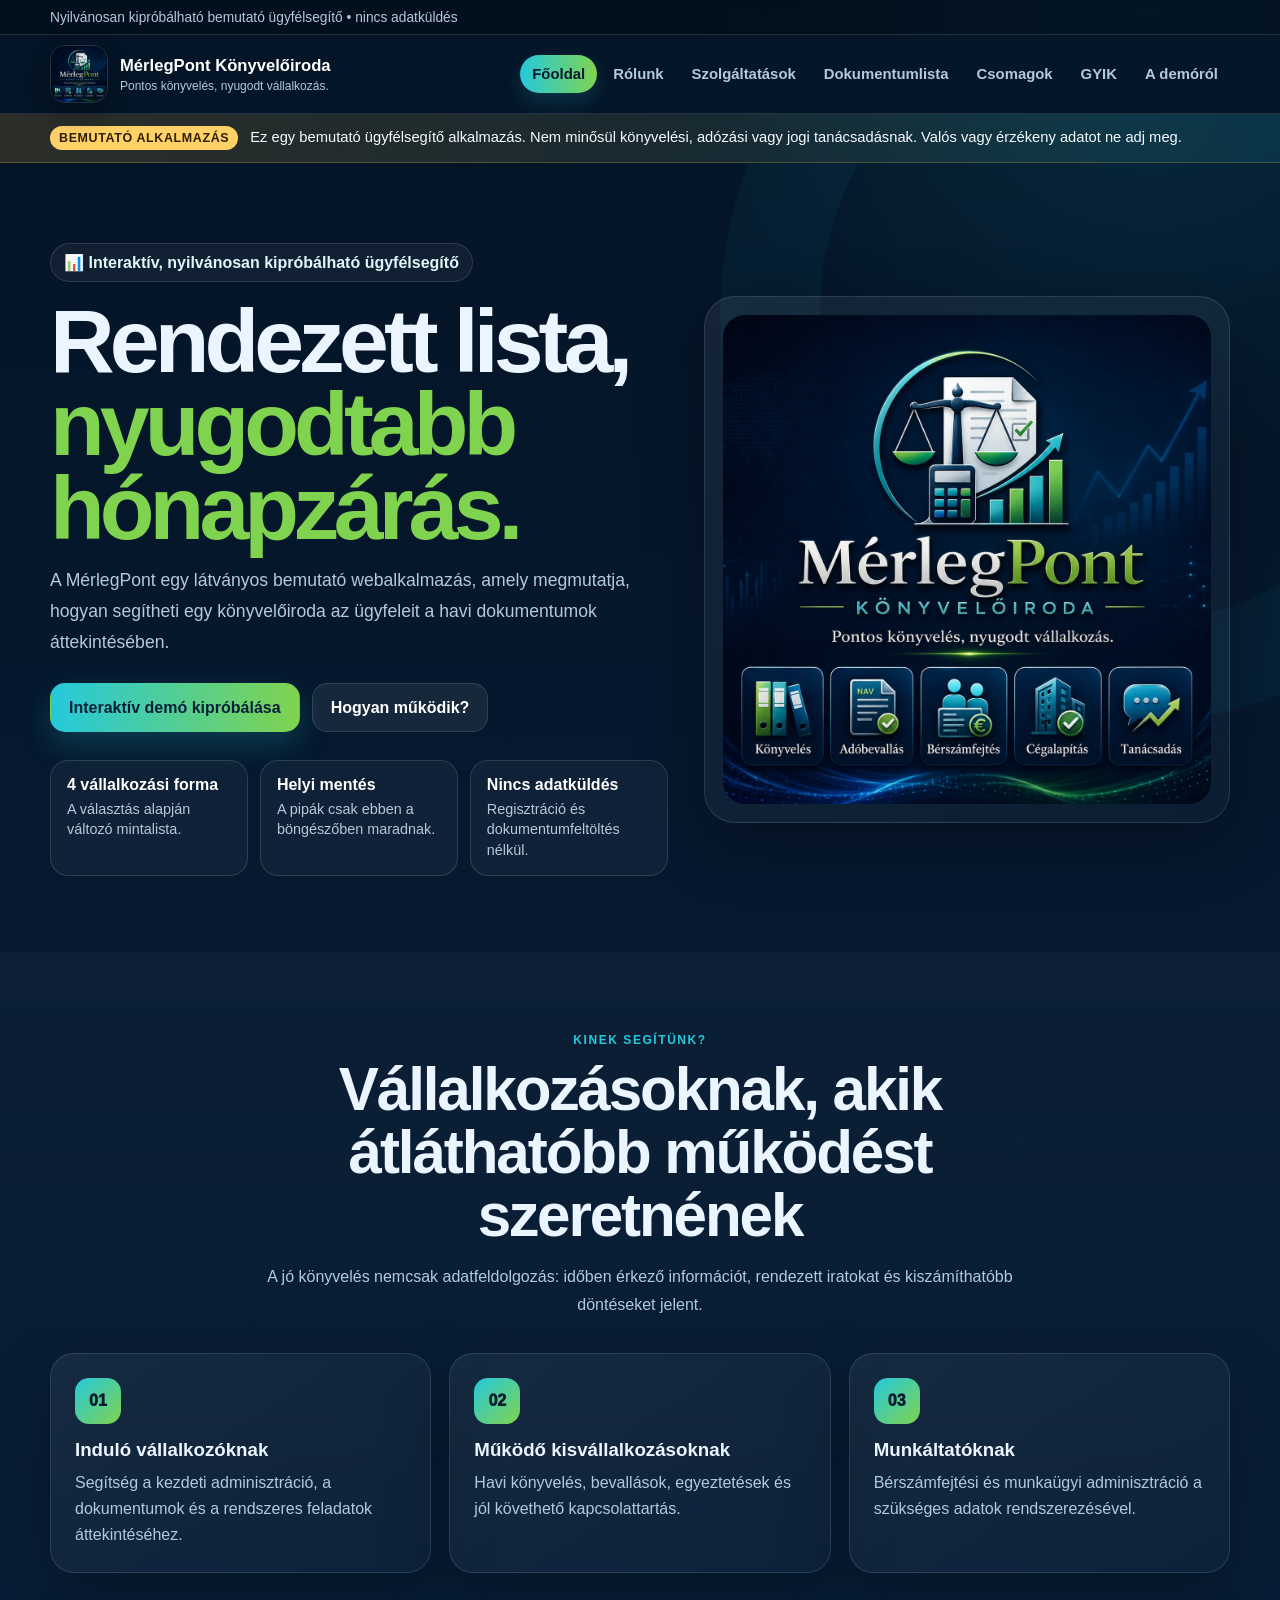
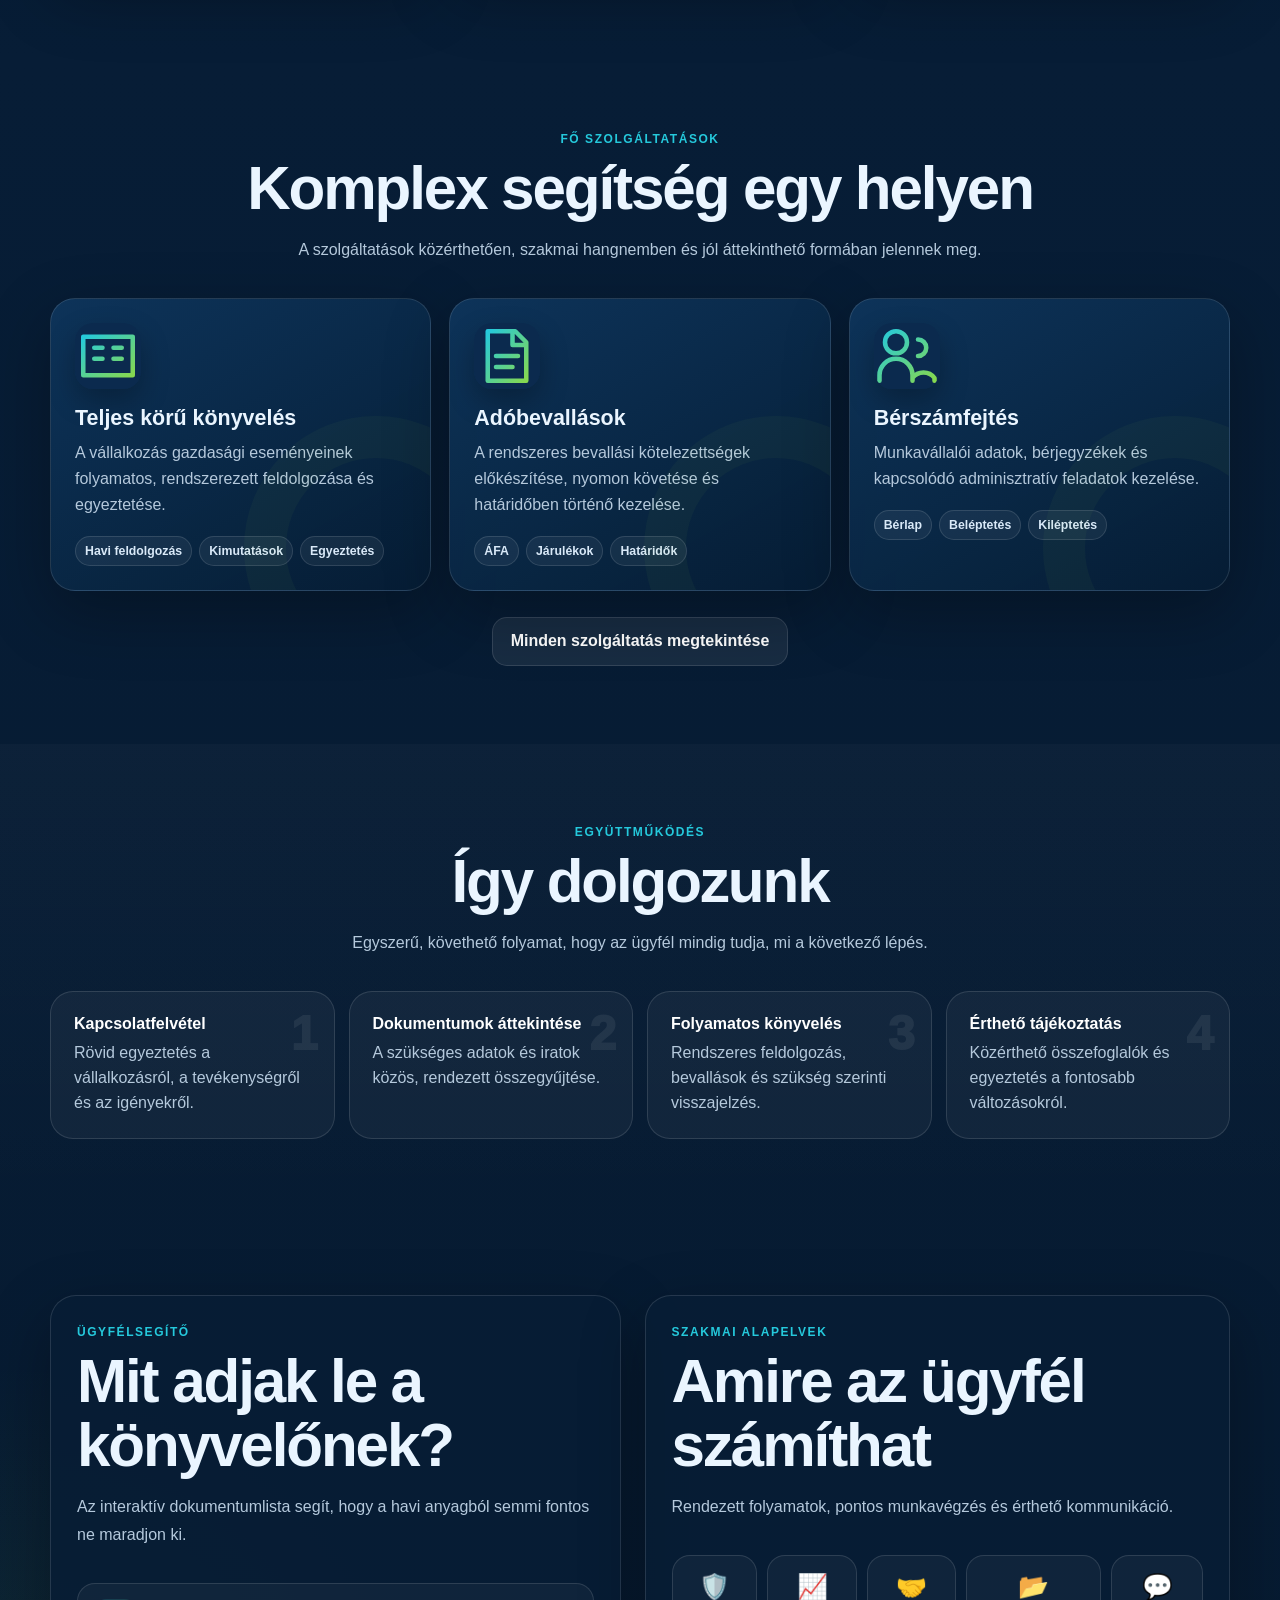
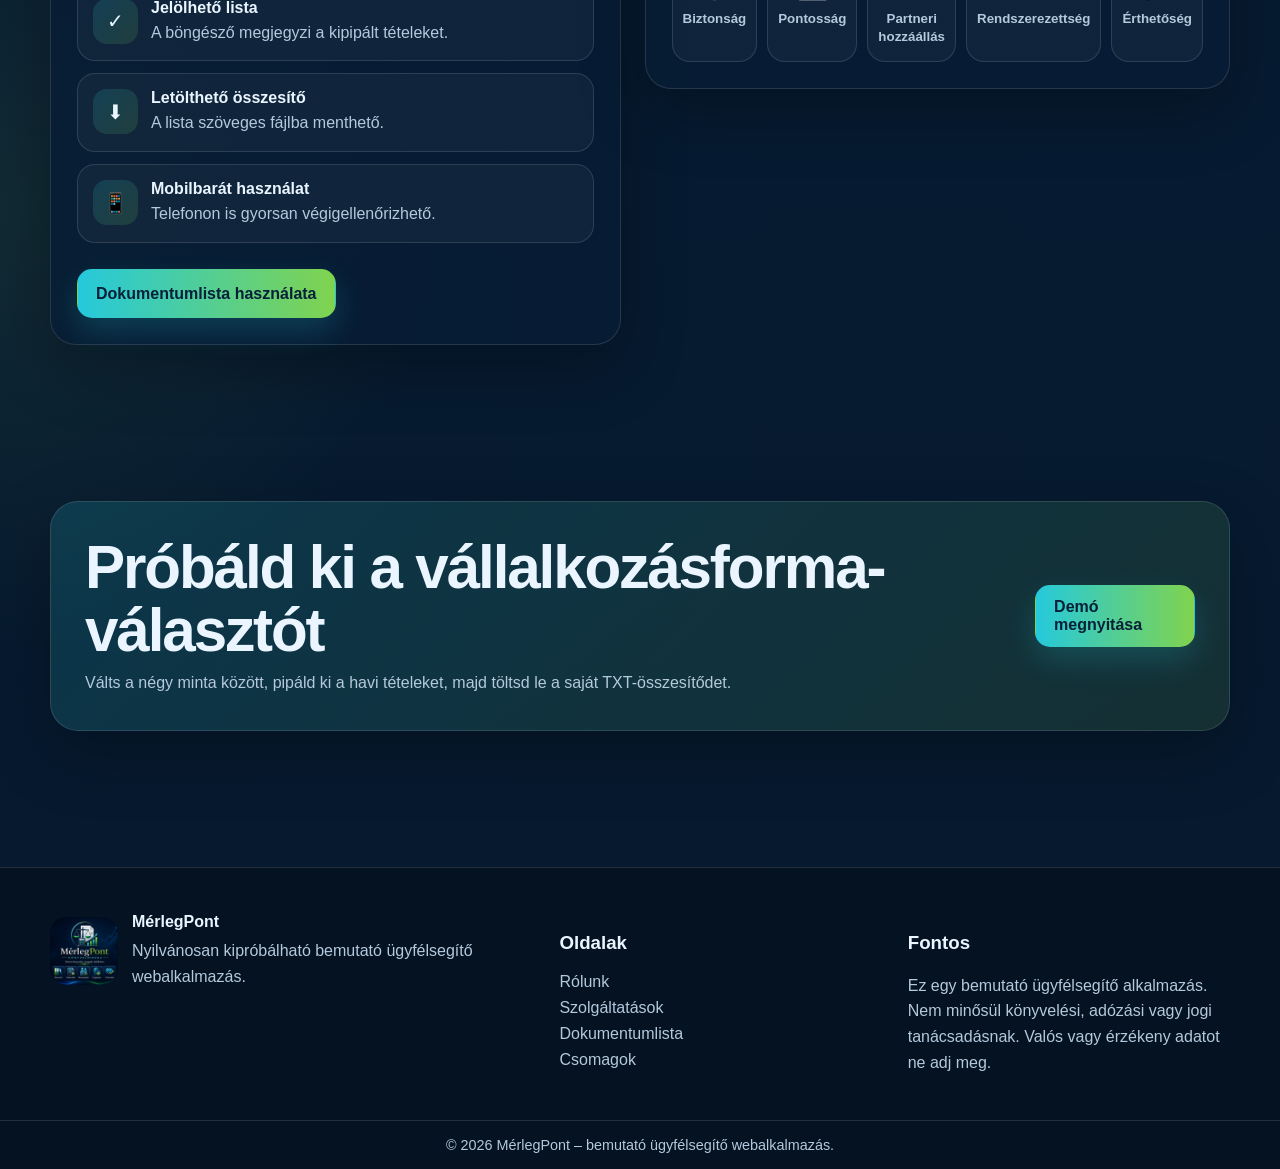
<file: index.html>
<!doctype html><html lang="hu"><head><meta charset="utf-8"><meta name="viewport" content="width=device-width,initial-scale=1"><title>Főoldal | MérlegPont Könyvelőiroda</title><meta name="description" content="MérlegPont Könyvelőiroda – átlátható, ügyfélbarát könyvelőirodai referenciaoldal."><meta name="theme-color" content="#0c2f5c"><link rel="icon" href="assets/icons/favicon.ico" sizes="any"><link rel="icon" type="image/png" sizes="32x32" href="assets/icons/favicon-32x32.png"><link rel="apple-touch-icon" href="assets/icons/apple-touch-icon.png"><link rel="manifest" href="site.webmanifest"><link rel="stylesheet" href="css/style.css"><script src="js/script.js" defer></script></head><body data-page="home"><a class="skip-link" href="#main">Ugrás a tartalomhoz</a>
<div class="utility"><div class="container utility-inner"><span>Bemutató könyvelőirodai referenciaoldal</span><div class="utility-links"><a href="tel:+36301234567">+36 30 123 4567</a><a href="mailto:info@merlegpont.hu">info@merlegpont.hu</a><span>H–P: 8:00–16:00</span></div></div></div>
<header class="site-header"><div class="container header-inner"><a class="brand" href="index.html"><img src="assets/images/merlegpont-logo.webp" alt="MérlegPont Könyvelőiroda logó"><div><strong>MérlegPont Könyvelőiroda</strong><small>Pontos könyvelés, nyugodt vállalkozás.</small></div></a><button class="menu-btn" type="button" aria-label="Menü megnyitása" aria-expanded="false">☰</button><nav class="nav" aria-label="Fő navigáció"><ul><li><a href="index.html" data-nav="home">Főoldal</a></li><li><a href="rolunk.html" data-nav="about">Rólunk</a></li><li><a href="szolgaltatasok.html" data-nav="services">Szolgáltatások</a></li><li><a href="dokumentumlista.html" data-nav="docs">Dokumentumlista</a></li><li><a href="csomagok.html" data-nav="packages">Csomagok</a></li><li><a href="faq.html" data-nav="faq">GYIK</a></li><li><a href="kapcsolat.html" data-nav="contact">Kapcsolat</a></li></ul></nav></div></header><main id="main">
<section class="hero"><div class="container hero-grid"><div class="hero-copy"><span class="eyebrow">📊 Interaktív, nyilvánosan kipróbálható ügyfélsegítő</span><h1>Rendezett lista, <span>nyugodtabb hónapzárás.</span></h1><p>A MérlegPont egy látványos bemutató webalkalmazás, amely megmutatja, hogyan segítheti egy könyvelőiroda az ügyfeleit a havi dokumentumok áttekintésében.</p><div class="actions"><a class="btn primary" href="dokumentumlista.html">Interaktív demó kipróbálása</a><a class="btn secondary" href="kapcsolat.html">Hogyan működik?</a></div><div class="trust-strip"><div class="trust-item"><strong>4 vállalkozási forma</strong><span>A választás alapján változó mintalista.</span></div><div class="trust-item"><strong>Helyi mentés</strong><span>A pipák csak ebben a böngészőben maradnak.</span></div><div class="trust-item"><strong>Nincs adatküldés</strong><span>Regisztráció és dokumentumfeltöltés nélkül.</span></div></div></div><div class="hero-visual"><img src="assets/images/merlegpont-logo.webp" alt="MérlegPont bemutató alkalmazás logója"></div></div></section>
<section class="section alt"><div class="container"><div class="section-head"><span class="kicker">Kinek segítünk?</span><h2>Vállalkozásoknak, akik átláthatóbb működést szeretnének</h2><p>A jó könyvelés nemcsak adatfeldolgozás: időben érkező információt, rendezett iratokat és kiszámíthatóbb döntéseket jelent.</p></div><div class="grid-3"><article class="audience-card"><div class="number">01</div><h3>Induló vállalkozóknak</h3><p>Segítség a kezdeti adminisztráció, a dokumentumok és a rendszeres feladatok áttekintéséhez.</p></article><article class="audience-card"><div class="number">02</div><h3>Működő kisvállalkozásoknak</h3><p>Havi könyvelés, bevallások, egyeztetések és jól követhető kapcsolattartás.</p></article><article class="audience-card"><div class="number">03</div><h3>Munkáltatóknak</h3><p>Bérszámfejtési és munkaügyi adminisztráció a szükséges adatok rendszerezésével.</p></article></div></div></section>
<section class="section"><div class="container"><div class="section-head"><span class="kicker">Fő szolgáltatások</span><h2>Komplex segítség egy helyen</h2><p>A szolgáltatások közérthetően, szakmai hangnemben és jól áttekinthető formában jelennek meg.</p></div><div class="grid-3"><article class="service-card"><img class="service-icon" src="assets/service-icons/bookkeeping.svg" alt=""><h3>Teljes körű könyvelés</h3><p>A vállalkozás gazdasági eseményeinek folyamatos, rendszerezett feldolgozása és egyeztetése.</p><div class="service-meta"><span>Havi feldolgozás</span><span>Kimutatások</span><span>Egyeztetés</span></div></article><article class="service-card"><img class="service-icon" src="assets/service-icons/tax.svg" alt=""><h3>Adóbevallások</h3><p>A rendszeres bevallási kötelezettségek előkészítése, nyomon követése és határidőben történő kezelése.</p><div class="service-meta"><span>ÁFA</span><span>Járulékok</span><span>Határidők</span></div></article><article class="service-card"><img class="service-icon" src="assets/service-icons/payroll.svg" alt=""><h3>Bérszámfejtés</h3><p>Munkavállalói adatok, bérjegyzékek és kapcsolódó adminisztratív feladatok kezelése.</p><div class="service-meta"><span>Bérlap</span><span>Beléptetés</span><span>Kiléptetés</span></div></article></div><div class="actions" style="justify-content:center"><a class="btn secondary" href="szolgaltatasok.html">Minden szolgáltatás megtekintése</a></div></div></section>
<section class="section alt"><div class="container"><div class="section-head"><span class="kicker">Együttműködés</span><h2>Így dolgozunk</h2><p>Egyszerű, követhető folyamat, hogy az ügyfél mindig tudja, mi a következő lépés.</p></div><div class="process"><div class="process-step"><strong>Kapcsolatfelvétel</strong><p>Rövid egyeztetés a vállalkozásról, a tevékenységről és az igényekről.</p></div><div class="process-step"><strong>Dokumentumok áttekintése</strong><p>A szükséges adatok és iratok közös, rendezett összegyűjtése.</p></div><div class="process-step"><strong>Folyamatos könyvelés</strong><p>Rendszeres feldolgozás, bevallások és szükség szerinti visszajelzés.</p></div><div class="process-step"><strong>Érthető tájékoztatás</strong><p>Közérthető összefoglalók és egyeztetés a fontosabb változásokról.</p></div></div></div></section>
<section class="section"><div class="container grid-2"><div class="panel"><div class="section-head left"><span class="kicker">Ügyfélsegítő</span><h2>Mit adjak le a könyvelőnek?</h2><p>Az interaktív dokumentumlista segít, hogy a havi anyagból semmi fontos ne maradjon ki.</p></div><div class="info-list"><div class="info-item"><div class="info-icon">✓</div><div><strong>Jelölhető lista</strong><p>A böngésző megjegyzi a kipipált tételeket.</p></div></div><div class="info-item"><div class="info-icon">⬇</div><div><strong>Letölthető összesítő</strong><p>A lista szöveges fájlba menthető.</p></div></div><div class="info-item"><div class="info-icon">📱</div><div><strong>Mobilbarát használat</strong><p>Telefonon is gyorsan végigellenőrizhető.</p></div></div></div><div class="actions"><a class="btn primary" href="dokumentumlista.html">Dokumentumlista használata</a></div></div><div class="panel"><div class="section-head left"><span class="kicker">Szakmai alapelvek</span><h2>Amire az ügyfél számíthat</h2><p>Rendezett folyamatok, pontos munkavégzés és érthető kommunikáció.</p></div><div class="value-grid"><div class="value"><span>🛡️</span><small>Biztonság</small></div><div class="value"><span>📈</span><small>Pontosság</small></div><div class="value"><span>🤝</span><small>Partneri hozzáállás</small></div><div class="value"><span>📂</span><small>Rendszerezettség</small></div><div class="value"><span>💬</span><small>Érthetőség</small></div></div></div></div></section>
<section class="section"><div class="container cta"><div><h2>Próbáld ki a vállalkozásforma-választót</h2><p>Válts a négy minta között, pipáld ki a havi tételeket, majd töltsd le a saját TXT-összesítődet.</p></div><a class="btn primary" href="dokumentumlista.html">Demó megnyitása</a></div></section></main><footer class="site-footer"><div class="container footer-grid"><div><div class="footer-brand"><img src="assets/images/merlegpont-logo.webp" alt=""><div><strong>MérlegPont</strong><p style="margin:7px 0 0;color:var(--muted);line-height:1.6">Nyilvánosan kipróbálható bemutató ügyfélsegítő webalkalmazás.</p></div></div></div><div><h3>Oldalak</h3><div class="footer-links"><a href="rolunk.html">Rólunk</a><a href="szolgaltatasok.html">Szolgáltatások</a><a href="dokumentumlista.html">Dokumentumlista</a><a href="csomagok.html">Csomagok</a></div></div><div><h3>Fontos</h3><p class="footer-note">Ez egy bemutató alkalmazás.</p></div></div><div class="copyright">© 2026 MérlegPont – bemutató ügyfélsegítő webalkalmazás.</div></footer></body></html>
</file>
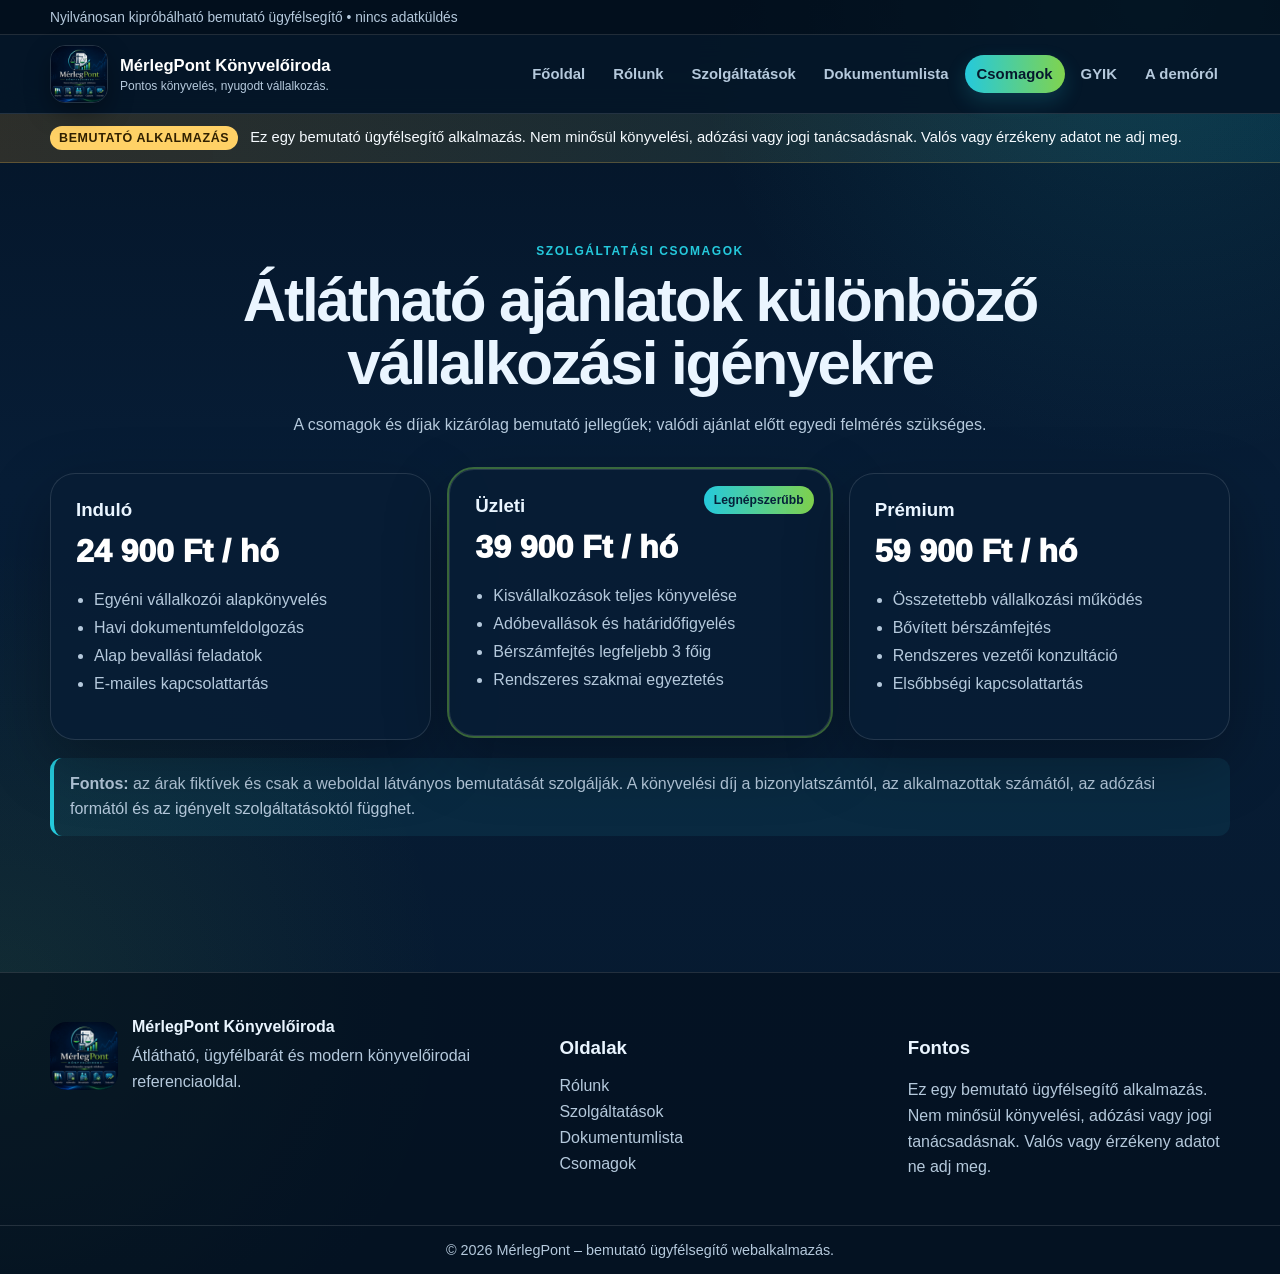
<file: csomagok.html>
<!doctype html><html lang="hu"><head><meta charset="utf-8"><meta name="viewport" content="width=device-width,initial-scale=1"><title>Csomagok | MérlegPont Könyvelőiroda</title><meta name="description" content="Bemutató könyvelési szolgáltatási csomagok."><meta name="theme-color" content="#0c2f5c"><link rel="icon" href="assets/icons/favicon.ico" sizes="any"><link rel="icon" type="image/png" sizes="32x32" href="assets/icons/favicon-32x32.png"><link rel="apple-touch-icon" href="assets/icons/apple-touch-icon.png"><link rel="manifest" href="site.webmanifest"><link rel="stylesheet" href="css/style.css"><script src="js/script.js" defer></script></head><body data-page="packages"><a class="skip-link" href="#main">Ugrás a tartalomhoz</a>
<div class="utility"><div class="container utility-inner"><span>Bemutató könyvelőirodai referenciaoldal</span><div class="utility-links"><a href="tel:+36301234567">+36 30 123 4567</a><a href="mailto:info@merlegpont.hu">info@merlegpont.hu</a><span>H–P: 8:00–16:00</span></div></div></div>
<header class="site-header"><div class="container header-inner"><a class="brand" href="index.html"><img src="assets/images/merlegpont-logo.webp" alt="MérlegPont Könyvelőiroda logó"><div><strong>MérlegPont Könyvelőiroda</strong><small>Pontos könyvelés, nyugodt vállalkozás.</small></div></a><button class="menu-btn" type="button" aria-label="Menü megnyitása" aria-expanded="false">☰</button><nav class="nav" aria-label="Fő navigáció"><ul><li><a href="index.html" data-nav="home">Főoldal</a></li><li><a href="rolunk.html" data-nav="about">Rólunk</a></li><li><a href="szolgaltatasok.html" data-nav="services">Szolgáltatások</a></li><li><a href="dokumentumlista.html" data-nav="docs">Dokumentumlista</a></li><li><a href="csomagok.html" data-nav="packages">Csomagok</a></li><li><a href="faq.html" data-nav="faq">GYIK</a></li><li><a href="kapcsolat.html" data-nav="contact">Kapcsolat</a></li></ul></nav></div></header><main id="main"><section class="section"><div class="container"><div class="section-head"><span class="kicker">Szolgáltatási csomagok</span><h2>Átlátható ajánlatok különböző vállalkozási igényekre</h2><p>A csomagok és díjak kizárólag bemutató jellegűek; valódi ajánlat előtt egyedi felmérés szükséges.</p></div><div class="packages"><article class="package"><h3>Induló</h3><div class="price">24 900 Ft / hó</div><ul><li>Egyéni vállalkozói alapkönyvelés</li><li>Havi dokumentumfeldolgozás</li><li>Alap bevallási feladatok</li><li>E-mailes kapcsolattartás</li></ul></article><article class="package featured"><div class="tag">Legnépszerűbb</div><h3>Üzleti</h3><div class="price">39 900 Ft / hó</div><ul><li>Kisvállalkozások teljes könyvelése</li><li>Adóbevallások és határidőfigyelés</li><li>Bérszámfejtés legfeljebb 3 főig</li><li>Rendszeres szakmai egyeztetés</li></ul></article><article class="package"><h3>Prémium</h3><div class="price">59 900 Ft / hó</div><ul><li>Összetettebb vállalkozási működés</li><li>Bővített bérszámfejtés</li><li>Rendszeres vezetői konzultáció</li><li>Elsőbbségi kapcsolattartás</li></ul></article></div><div class="disclaimer"><strong>Fontos:</strong> az árak fiktívek és csak a weboldal látványos bemutatását szolgálják. A könyvelési díj a bizonylatszámtól, az alkalmazottak számától, az adózási formától és az igényelt szolgáltatásoktól függhet.</div></div></section></main><footer class="site-footer"><div class="container footer-grid"><div><div class="footer-brand"><img src="assets/images/merlegpont-logo.webp" alt=""><div><strong>MérlegPont Könyvelőiroda</strong><p style="margin:7px 0 0;color:var(--muted);line-height:1.6">Átlátható, ügyfélbarát és modern könyvelőirodai referenciaoldal.</p></div></div></div><div><h3>Oldalak</h3><div class="footer-links"><a href="rolunk.html">Rólunk</a><a href="szolgaltatasok.html">Szolgáltatások</a><a href="dokumentumlista.html">Dokumentumlista</a><a href="csomagok.html">Csomagok</a></div></div><div><h3>Elérhetőség</h3><div class="footer-links"><a href="tel:+36301234567">+36 30 123 4567</a><a href="mailto:info@merlegpont.hu">info@merlegpont.hu</a><a href="kapcsolat.html">4024 Debrecen, Példa utca 12.</a></div></div></div><div class="copyright">© 2026 MérlegPont Könyvelőiroda – bemutató referenciaoldal.</div></footer></body></html>
</file>
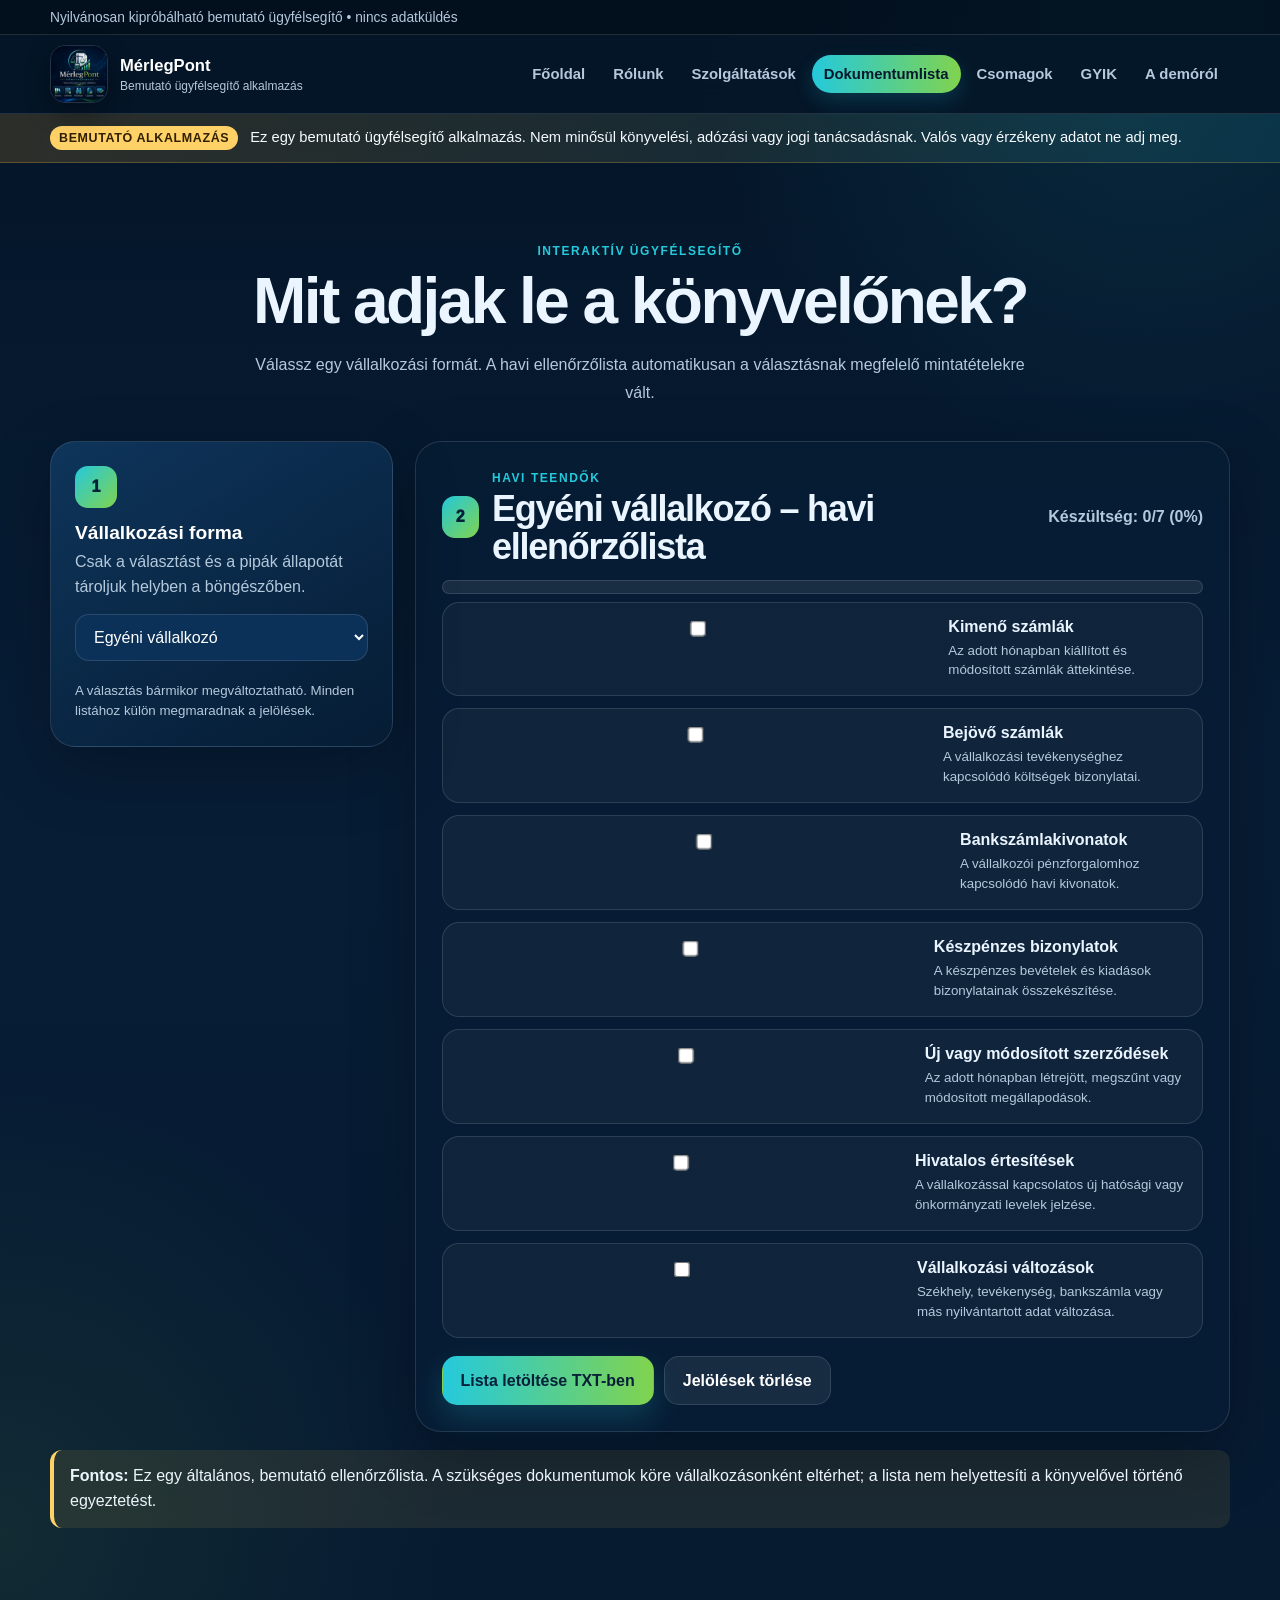
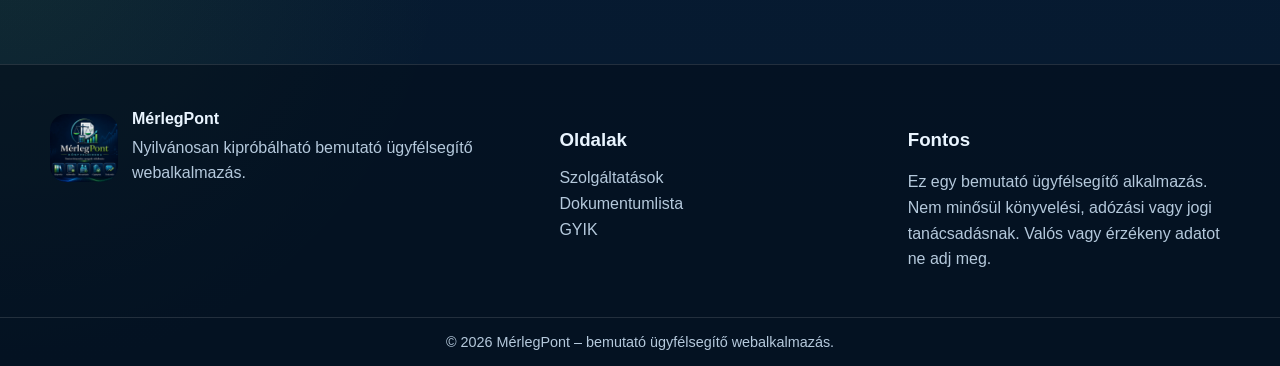
<file: dokumentumlista.html>
<!doctype html>
<html lang="hu">
<head>
  <meta charset="utf-8">
  <meta name="viewport" content="width=device-width,initial-scale=1">
  <title>Interaktív dokumentumlista | MérlegPont</title>
  <meta name="description" content="Vállalkozási forma alapján változó, kipipálható bemutató dokumentumlista.">
  <meta name="theme-color" content="#0c2f5c">
  <link rel="icon" href="assets/icons/favicon.ico" sizes="any">
  <link rel="icon" type="image/png" sizes="32x32" href="assets/icons/favicon-32x32.png">
  <link rel="apple-touch-icon" href="assets/icons/apple-touch-icon.png">
  <link rel="manifest" href="site.webmanifest">
  <link rel="stylesheet" href="css/style.css">
  <script src="js/script.js" defer></script>
</head>
<body data-page="docs">
  <a class="skip-link" href="#main">Ugrás a tartalomhoz</a>
  <div class="utility"><div class="container utility-inner"><span>Bemutató ügyfélsegítő alkalmazás</span></div></div>
  <header class="site-header">
    <div class="container header-inner">
      <a class="brand" href="index.html"><img src="assets/images/merlegpont-logo.webp" alt="MérlegPont logó"><div><strong>MérlegPont</strong><small>Bemutató ügyfélsegítő alkalmazás</small></div></a>
      <button class="menu-btn" type="button" aria-label="Menü megnyitása" aria-expanded="false">☰</button>
      <nav class="nav" aria-label="Fő navigáció"><ul><li><a href="index.html" data-nav="home">Főoldal</a></li><li><a href="rolunk.html" data-nav="about">Rólunk</a></li><li><a href="szolgaltatasok.html" data-nav="services">Szolgáltatások</a></li><li><a href="dokumentumlista.html" data-nav="docs">Dokumentumlista</a></li><li><a href="csomagok.html" data-nav="packages">Csomagok</a></li><li><a href="faq.html" data-nav="faq">GYIK</a></li><li><a href="kapcsolat.html" data-nav="contact">A demóról</a></li></ul></nav>
    </div>
  </header>
  <main id="main">
    <section class="section docs-hero">
      <div class="container">
        <div class="section-head">
          <span class="kicker">Interaktív ügyfélsegítő</span>
          <h1>Mit adjak le a könyvelőnek?</h1>
          <p>Válassz egy vállalkozási formát. A havi ellenőrzőlista automatikusan a választásnak megfelelő mintatételekre vált.</p>
        </div>
        <div class="docs-layout">
          <aside class="selector-card">
            <span class="step-number">1</span>
            <div>
              <label for="businessType">Vállalkozási forma</label>
              <p>Csak a választást és a pipák állapotát tároljuk helyben a böngészőben.</p>
            </div>
            <select id="businessType" aria-describedby="businessTypeHelp">
              <option value="egyeni">Egyéni vállalkozó</option>
              <option value="atalanyadozo">Átalányadózó</option>
              <option value="bt">Betéti társaság</option>
              <option value="kft">Korlátolt felelősségű társaság</option>
            </select>
            <small id="businessTypeHelp">A választás bármikor megváltoztatható. Minden listához külön megmaradnak a jelölések.</small>
          </aside>

          <section class="panel checklist-panel" aria-labelledby="dynamicListTitle">
            <div class="checklist-heading">
              <div><span class="step-number">2</span><div><span class="kicker">Havi teendők</span><h2 id="dynamicListTitle" data-list-title>Havi ellenőrzőlista</h2></div></div>
              <div class="progress-label" aria-live="polite">Készültség: 0/0 (0%)</div>
            </div>
            <div class="progress" aria-hidden="true"><span></span></div>
            <div class="checklist" data-dynamic-checklist></div>
            <div class="check-actions">
              <a class="btn primary" href="#" data-download-checklist download>Lista letöltése TXT-ben</a>
              <button class="btn secondary" type="button" data-clear-checklist>Jelölések törlése</button>
            </div>
          </section>
        </div>
        <div class="disclaimer prominent"><strong>Fontos:</strong> Ez egy általános, bemutató ellenőrzőlista. A szükséges dokumentumok köre vállalkozásonként eltérhet; a lista nem helyettesíti a könyvelővel történő egyeztetést.</div>
      </div>
    </section>
  </main>
  <footer class="site-footer"><div class="container footer-grid"><div><div class="footer-brand"><img src="assets/images/merlegpont-logo.webp" alt=""><div><strong>MérlegPont</strong><p style="margin:7px 0 0;color:var(--muted);line-height:1.6">Nyilvánosan kipróbálható bemutató ügyfélsegítő webalkalmazás.</p></div></div></div><div><h3>Oldalak</h3><div class="footer-links"><a href="szolgaltatasok.html">Szolgáltatások</a><a href="dokumentumlista.html">Dokumentumlista</a><a href="faq.html">GYIK</a></div></div><div><h3>Fontos</h3><p class="footer-note">Ez egy bemutató alkalmazás.</p></div></div><div class="copyright">© 2026 MérlegPont – bemutató ügyfélsegítő webalkalmazás.</div></footer>
</body>
</html>
</file>
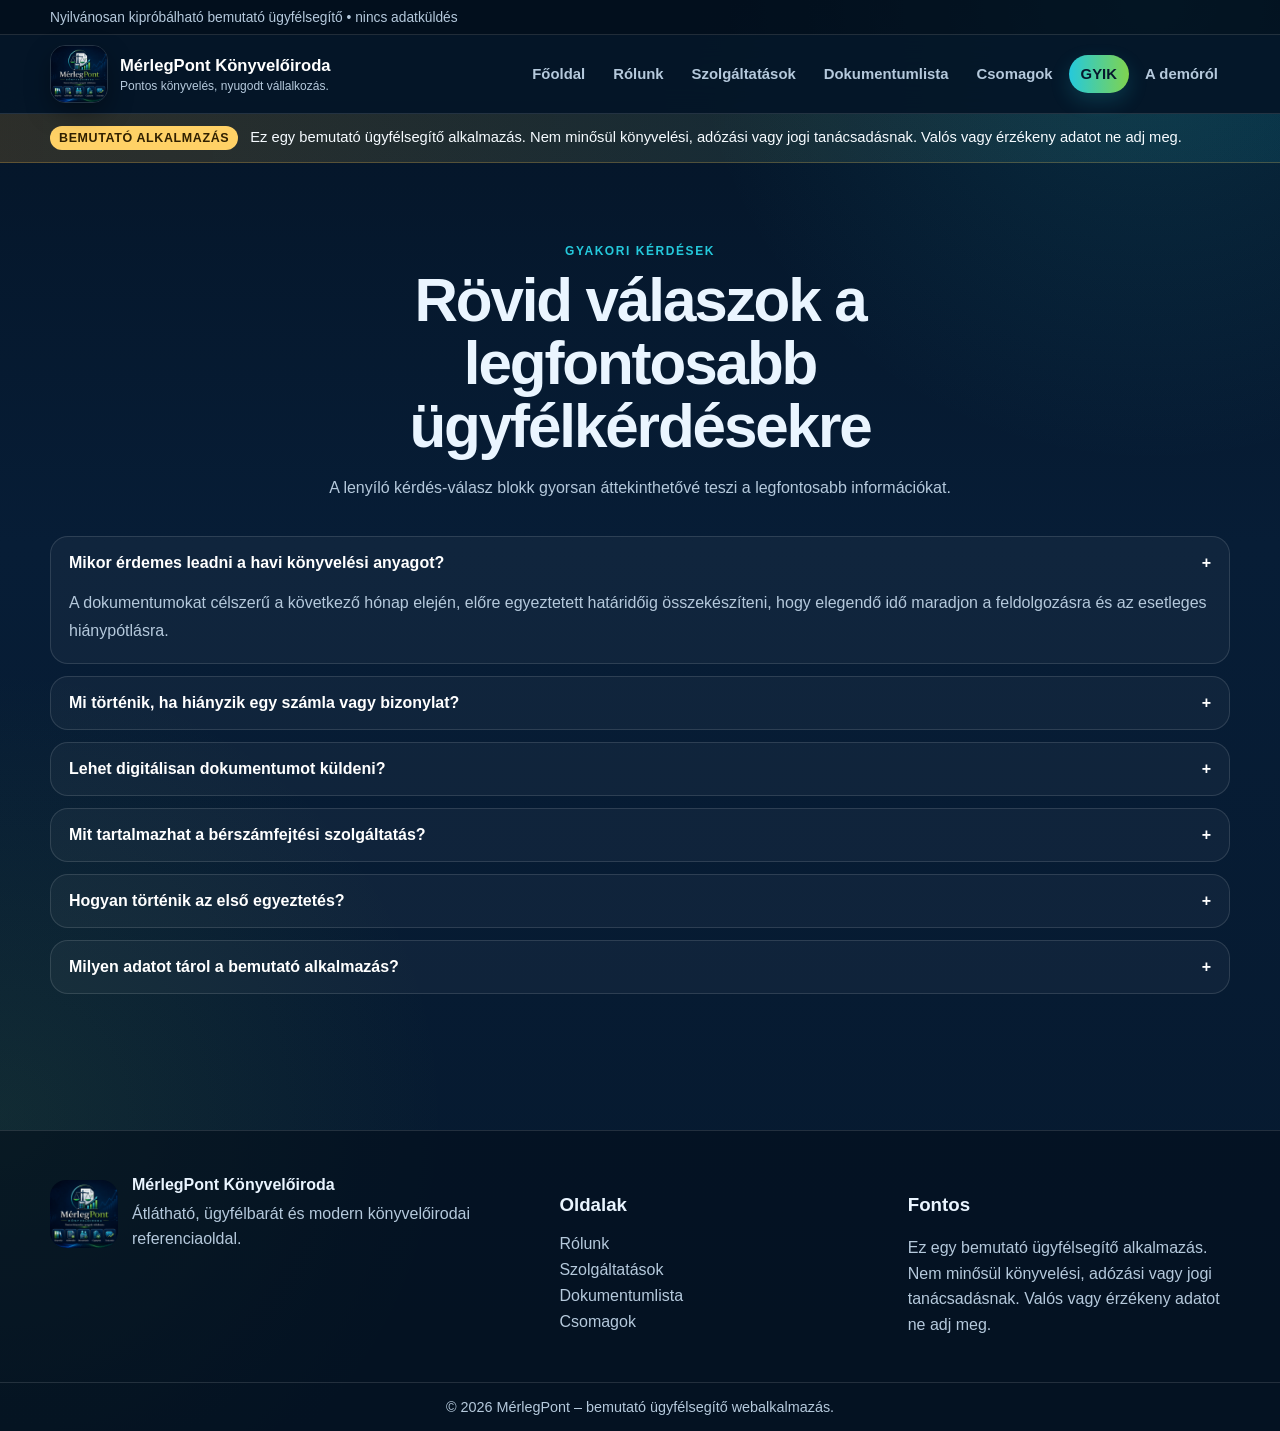
<file: faq.html>
<!doctype html><html lang="hu"><head><meta charset="utf-8"><meta name="viewport" content="width=device-width,initial-scale=1"><title>GYIK | MérlegPont Könyvelőiroda</title><meta name="description" content="Gyakori kérdések a könyvelési együttműködésről."><meta name="theme-color" content="#0c2f5c"><link rel="icon" href="assets/icons/favicon.ico" sizes="any"><link rel="icon" type="image/png" sizes="32x32" href="assets/icons/favicon-32x32.png"><link rel="apple-touch-icon" href="assets/icons/apple-touch-icon.png"><link rel="manifest" href="site.webmanifest"><link rel="stylesheet" href="css/style.css"><script src="js/script.js" defer></script></head><body data-page="faq"><a class="skip-link" href="#main">Ugrás a tartalomhoz</a>
<div class="utility"><div class="container utility-inner"><span>Bemutató könyvelőirodai referenciaoldal</span><div class="utility-links"><a href="tel:+36301234567">+36 30 123 4567</a><a href="mailto:info@merlegpont.hu">info@merlegpont.hu</a><span>H–P: 8:00–16:00</span></div></div></div>
<header class="site-header"><div class="container header-inner"><a class="brand" href="index.html"><img src="assets/images/merlegpont-logo.webp" alt="MérlegPont Könyvelőiroda logó"><div><strong>MérlegPont Könyvelőiroda</strong><small>Pontos könyvelés, nyugodt vállalkozás.</small></div></a><button class="menu-btn" type="button" aria-label="Menü megnyitása" aria-expanded="false">☰</button><nav class="nav" aria-label="Fő navigáció"><ul><li><a href="index.html" data-nav="home">Főoldal</a></li><li><a href="rolunk.html" data-nav="about">Rólunk</a></li><li><a href="szolgaltatasok.html" data-nav="services">Szolgáltatások</a></li><li><a href="dokumentumlista.html" data-nav="docs">Dokumentumlista</a></li><li><a href="csomagok.html" data-nav="packages">Csomagok</a></li><li><a href="faq.html" data-nav="faq">GYIK</a></li><li><a href="kapcsolat.html" data-nav="contact">Kapcsolat</a></li></ul></nav></div></header><main id="main"><section class="section"><div class="container"><div class="section-head"><span class="kicker">Gyakori kérdések</span><h2>Rövid válaszok a legfontosabb ügyfélkérdésekre</h2><p>A lenyíló kérdés-válasz blokk gyorsan áttekinthetővé teszi a legfontosabb információkat.</p></div><div class="faq-list"><div class="faq open"><button type="button">Mikor érdemes leadni a havi könyvelési anyagot?<span>+</span></button><div class="content">A dokumentumokat célszerű a következő hónap elején, előre egyeztetett határidőig összekészíteni, hogy elegendő idő maradjon a feldolgozásra és az esetleges hiánypótlásra.</div></div><div class="faq"><button type="button">Mi történik, ha hiányzik egy számla vagy bizonylat?<span>+</span></button><div class="content">Érdemes azonnal jelezni a hiányt, és megkezdeni a pótlást. A pontos megoldás a bizonylat típusától és az adott helyzettől függ.</div></div><div class="faq"><button type="button">Lehet digitálisan dokumentumot küldeni?<span>+</span></button><div class="content">Igen, sok könyvelőiroda digitális dokumentumátadást alkalmaz. A formátumot, az elnevezési rendet és a leadási módot előre érdemes egyeztetni.</div></div><div class="faq"><button type="button">Mit tartalmazhat a bérszámfejtési szolgáltatás?<span>+</span></button><div class="content">Általában bérjegyzékek készítését, kapcsolódó bejelentéseket, beléptetési és kiléptetési feladatokat, valamint a szükséges havi adatszolgáltatásokat.</div></div><div class="faq"><button type="button">Hogyan történik az első egyeztetés?<span>+</span></button><div class="content">Az első beszélgetés során áttekinthető a vállalkozási forma, a tevékenység, a várható bizonylatszám, a munkavállalók száma és a szükséges szolgáltatások köre.</div></div><div class="faq"><button type="button">A weboldal űrlapja valódi üzenetet küld?<span>+</span></button><div class="content">Nem. Ez egy bemutató referenciaoldal; az űrlap csak a böngésző helyi tárhelyére menti az adatokat.</div></div></div></div></section></main><footer class="site-footer"><div class="container footer-grid"><div><div class="footer-brand"><img src="assets/images/merlegpont-logo.webp" alt=""><div><strong>MérlegPont Könyvelőiroda</strong><p style="margin:7px 0 0;color:var(--muted);line-height:1.6">Átlátható, ügyfélbarát és modern könyvelőirodai referenciaoldal.</p></div></div></div><div><h3>Oldalak</h3><div class="footer-links"><a href="rolunk.html">Rólunk</a><a href="szolgaltatasok.html">Szolgáltatások</a><a href="dokumentumlista.html">Dokumentumlista</a><a href="csomagok.html">Csomagok</a></div></div><div><h3>Elérhetőség</h3><div class="footer-links"><a href="tel:+36301234567">+36 30 123 4567</a><a href="mailto:info@merlegpont.hu">info@merlegpont.hu</a><a href="kapcsolat.html">4024 Debrecen, Példa utca 12.</a></div></div></div><div class="copyright">© 2026 MérlegPont Könyvelőiroda – bemutató referenciaoldal.</div></footer></body></html>
</file>
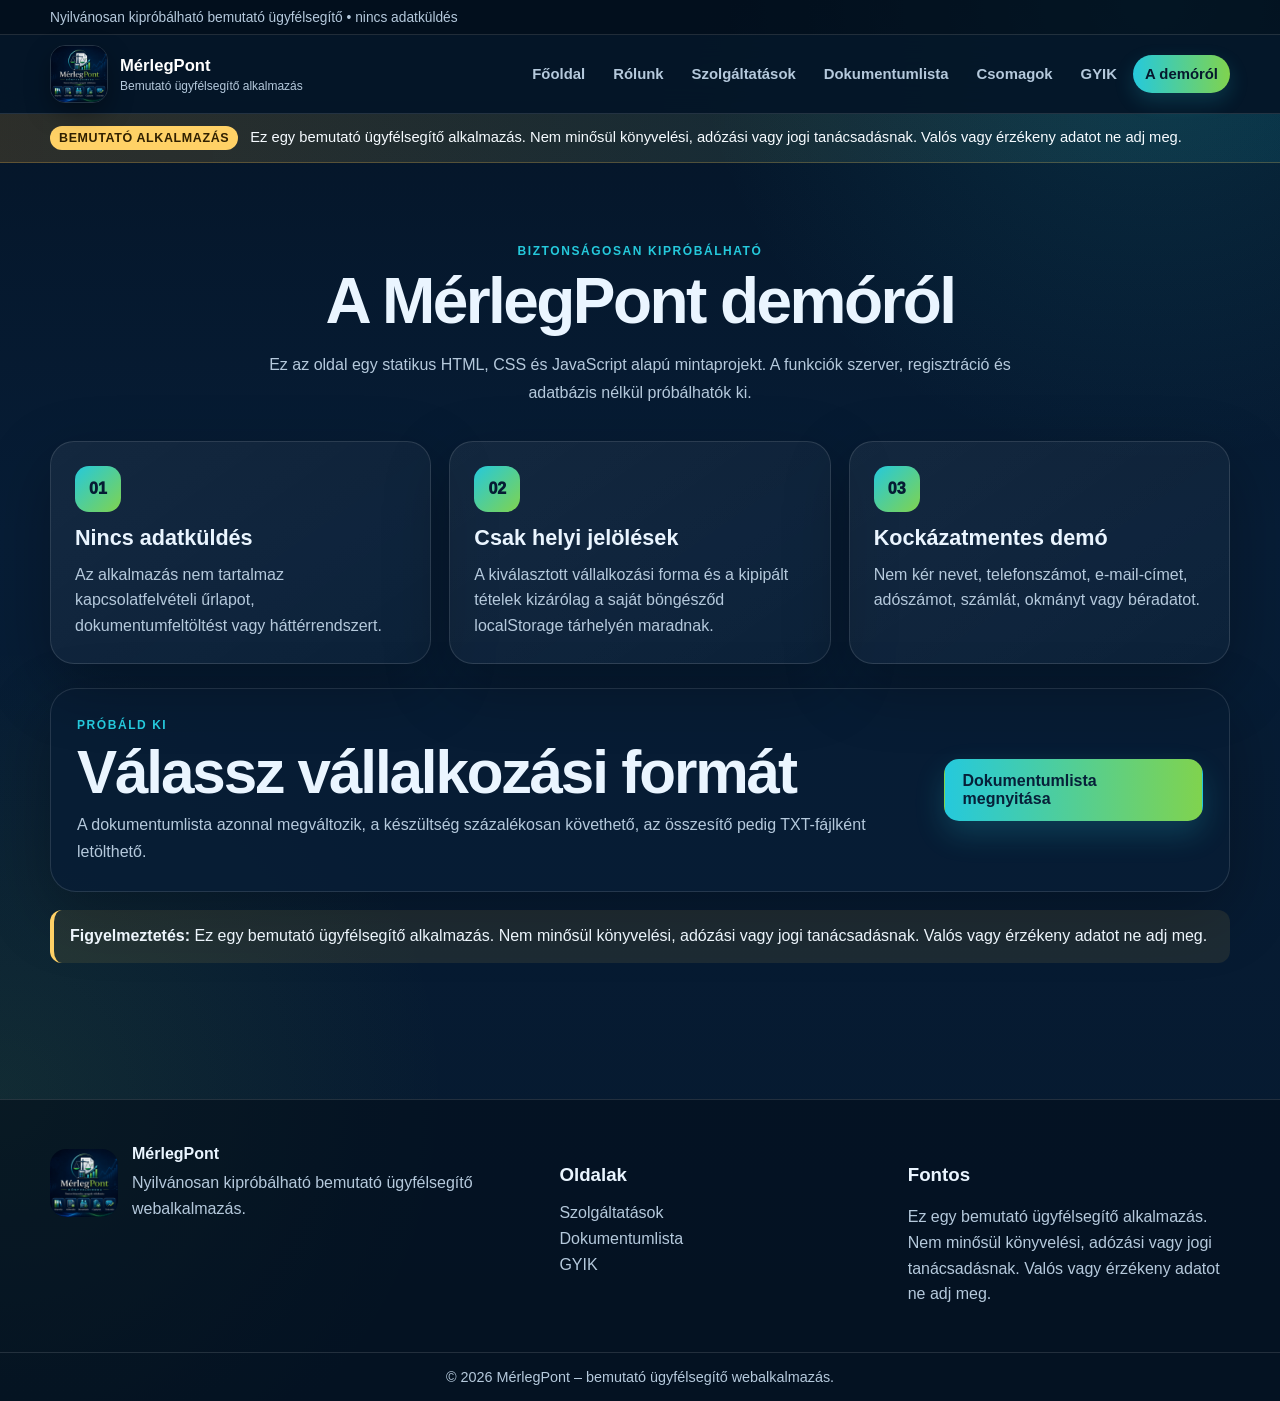
<file: kapcsolat.html>
<!doctype html>
<html lang="hu">
<head>
  <meta charset="utf-8">
  <meta name="viewport" content="width=device-width,initial-scale=1">
  <title>A demóról | MérlegPont</title>
  <meta name="description" content="A MérlegPont bemutató ügyfélsegítő alkalmazás adatbiztonsági működése.">
  <meta name="theme-color" content="#0c2f5c">
  <link rel="icon" href="assets/icons/favicon.ico" sizes="any">
  <link rel="icon" type="image/png" sizes="32x32" href="assets/icons/favicon-32x32.png">
  <link rel="apple-touch-icon" href="assets/icons/apple-touch-icon.png">
  <link rel="manifest" href="site.webmanifest">
  <link rel="stylesheet" href="css/style.css">
  <script src="js/script.js" defer></script>
</head>
<body data-page="contact">
  <a class="skip-link" href="#main">Ugrás a tartalomhoz</a>
  <div class="utility"><div class="container utility-inner"><span>Bemutató ügyfélsegítő alkalmazás</span></div></div>
  <header class="site-header"><div class="container header-inner"><a class="brand" href="index.html"><img src="assets/images/merlegpont-logo.webp" alt="MérlegPont logó"><div><strong>MérlegPont</strong><small>Bemutató ügyfélsegítő alkalmazás</small></div></a><button class="menu-btn" type="button" aria-label="Menü megnyitása" aria-expanded="false">☰</button><nav class="nav" aria-label="Fő navigáció"><ul><li><a href="index.html" data-nav="home">Főoldal</a></li><li><a href="rolunk.html" data-nav="about">Rólunk</a></li><li><a href="szolgaltatasok.html" data-nav="services">Szolgáltatások</a></li><li><a href="dokumentumlista.html" data-nav="docs">Dokumentumlista</a></li><li><a href="csomagok.html" data-nav="packages">Csomagok</a></li><li><a href="faq.html" data-nav="faq">GYIK</a></li><li><a href="kapcsolat.html" data-nav="contact">A demóról</a></li></ul></nav></div></header>
  <main id="main">
    <section class="section">
      <div class="container">
        <div class="section-head"><span class="kicker">Biztonságosan kipróbálható</span><h1>A MérlegPont demóról</h1><p>Ez az oldal egy statikus HTML, CSS és JavaScript alapú mintaprojekt. A funkciók szerver, regisztráció és adatbázis nélkül próbálhatók ki.</p></div>
        <div class="grid-3 demo-feature-grid">
          <article class="audience-card"><div class="number">01</div><h2>Nincs adatküldés</h2><p>Az alkalmazás nem tartalmaz kapcsolatfelvételi űrlapot, dokumentumfeltöltést vagy háttérrendszert.</p></article>
          <article class="audience-card"><div class="number">02</div><h2>Csak helyi jelölések</h2><p>A kiválasztott vállalkozási forma és a kipipált tételek kizárólag a saját böngésződ localStorage tárhelyén maradnak.</p></article>
          <article class="audience-card"><div class="number">03</div><h2>Kockázatmentes demó</h2><p>Nem kér nevet, telefonszámot, e-mail-címet, adószámot, számlát, okmányt vagy béradatot.</p></article>
        </div>
        <div class="panel demo-callout"><div><span class="kicker">Próbáld ki</span><h2>Válassz vállalkozási formát</h2><p>A dokumentumlista azonnal megváltozik, a készültség százalékosan követhető, az összesítő pedig TXT-fájlként letölthető.</p></div><a class="btn primary" href="dokumentumlista.html">Dokumentumlista megnyitása</a></div>
        <div class="disclaimer prominent"><strong>Figyelmeztetés:</strong> Ez egy bemutató ügyfélsegítő alkalmazás. Nem minősül könyvelési, adózási vagy jogi tanácsadásnak. Valós vagy érzékeny adatot ne adj meg.</div>
      </div>
    </section>
  </main>
  <footer class="site-footer"><div class="container footer-grid"><div><div class="footer-brand"><img src="assets/images/merlegpont-logo.webp" alt=""><div><strong>MérlegPont</strong><p style="margin:7px 0 0;color:var(--muted);line-height:1.6">Nyilvánosan kipróbálható bemutató ügyfélsegítő webalkalmazás.</p></div></div></div><div><h3>Oldalak</h3><div class="footer-links"><a href="szolgaltatasok.html">Szolgáltatások</a><a href="dokumentumlista.html">Dokumentumlista</a><a href="faq.html">GYIK</a></div></div><div><h3>Fontos</h3><p class="footer-note">Ez egy bemutató alkalmazás.</p></div></div><div class="copyright">© 2026 MérlegPont – bemutató ügyfélsegítő webalkalmazás.</div></footer>
</body>
</html>
</file>
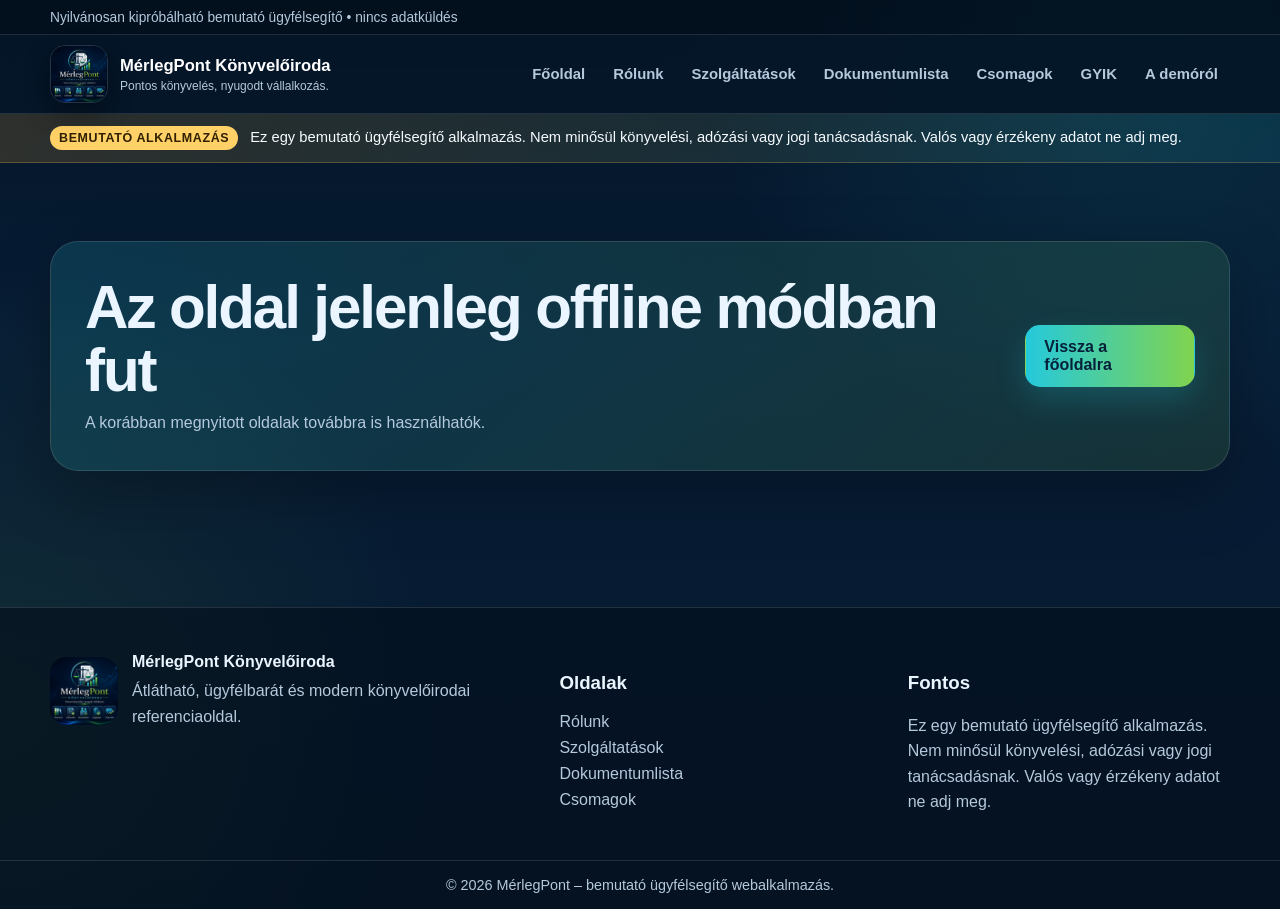
<file: offline.html>
<!doctype html><html lang="hu"><head><meta charset="utf-8"><meta name="viewport" content="width=device-width,initial-scale=1"><title>Offline | MérlegPont Könyvelőiroda</title><meta name="description" content="Az oldal internetkapcsolat nélkül is megnyitható."><meta name="theme-color" content="#0c2f5c"><link rel="icon" href="assets/icons/favicon.ico" sizes="any"><link rel="icon" type="image/png" sizes="32x32" href="assets/icons/favicon-32x32.png"><link rel="apple-touch-icon" href="assets/icons/apple-touch-icon.png"><link rel="manifest" href="site.webmanifest"><link rel="stylesheet" href="css/style.css"><script src="js/script.js" defer></script></head><body data-page=""><a class="skip-link" href="#main">Ugrás a tartalomhoz</a>
<div class="utility"><div class="container utility-inner"><span>Bemutató könyvelőirodai referenciaoldal</span><div class="utility-links"><a href="tel:+36301234567">+36 30 123 4567</a><a href="mailto:info@merlegpont.hu">info@merlegpont.hu</a><span>H–P: 8:00–16:00</span></div></div></div>
<header class="site-header"><div class="container header-inner"><a class="brand" href="index.html"><img src="assets/images/merlegpont-logo.webp" alt="MérlegPont Könyvelőiroda logó"><div><strong>MérlegPont Könyvelőiroda</strong><small>Pontos könyvelés, nyugodt vállalkozás.</small></div></a><button class="menu-btn" type="button" aria-label="Menü megnyitása" aria-expanded="false">☰</button><nav class="nav" aria-label="Fő navigáció"><ul><li><a href="index.html" data-nav="home">Főoldal</a></li><li><a href="rolunk.html" data-nav="about">Rólunk</a></li><li><a href="szolgaltatasok.html" data-nav="services">Szolgáltatások</a></li><li><a href="dokumentumlista.html" data-nav="docs">Dokumentumlista</a></li><li><a href="csomagok.html" data-nav="packages">Csomagok</a></li><li><a href="faq.html" data-nav="faq">GYIK</a></li><li><a href="kapcsolat.html" data-nav="contact">Kapcsolat</a></li></ul></nav></div></header><main id="main"><section class="section"><div class="container cta"><div><h2>Az oldal jelenleg offline módban fut</h2><p>A korábban megnyitott oldalak továbbra is használhatók.</p></div><a class="btn primary" href="index.html">Vissza a főoldalra</a></div></section></main><footer class="site-footer"><div class="container footer-grid"><div><div class="footer-brand"><img src="assets/images/merlegpont-logo.webp" alt=""><div><strong>MérlegPont Könyvelőiroda</strong><p style="margin:7px 0 0;color:var(--muted);line-height:1.6">Átlátható, ügyfélbarát és modern könyvelőirodai referenciaoldal.</p></div></div></div><div><h3>Oldalak</h3><div class="footer-links"><a href="rolunk.html">Rólunk</a><a href="szolgaltatasok.html">Szolgáltatások</a><a href="dokumentumlista.html">Dokumentumlista</a><a href="csomagok.html">Csomagok</a></div></div><div><h3>Elérhetőség</h3><div class="footer-links"><a href="tel:+36301234567">+36 30 123 4567</a><a href="mailto:info@merlegpont.hu">info@merlegpont.hu</a><a href="kapcsolat.html">4024 Debrecen, Példa utca 12.</a></div></div></div><div class="copyright">© 2026 MérlegPont Könyvelőiroda – bemutató referenciaoldal.</div></footer></body></html>
</file>
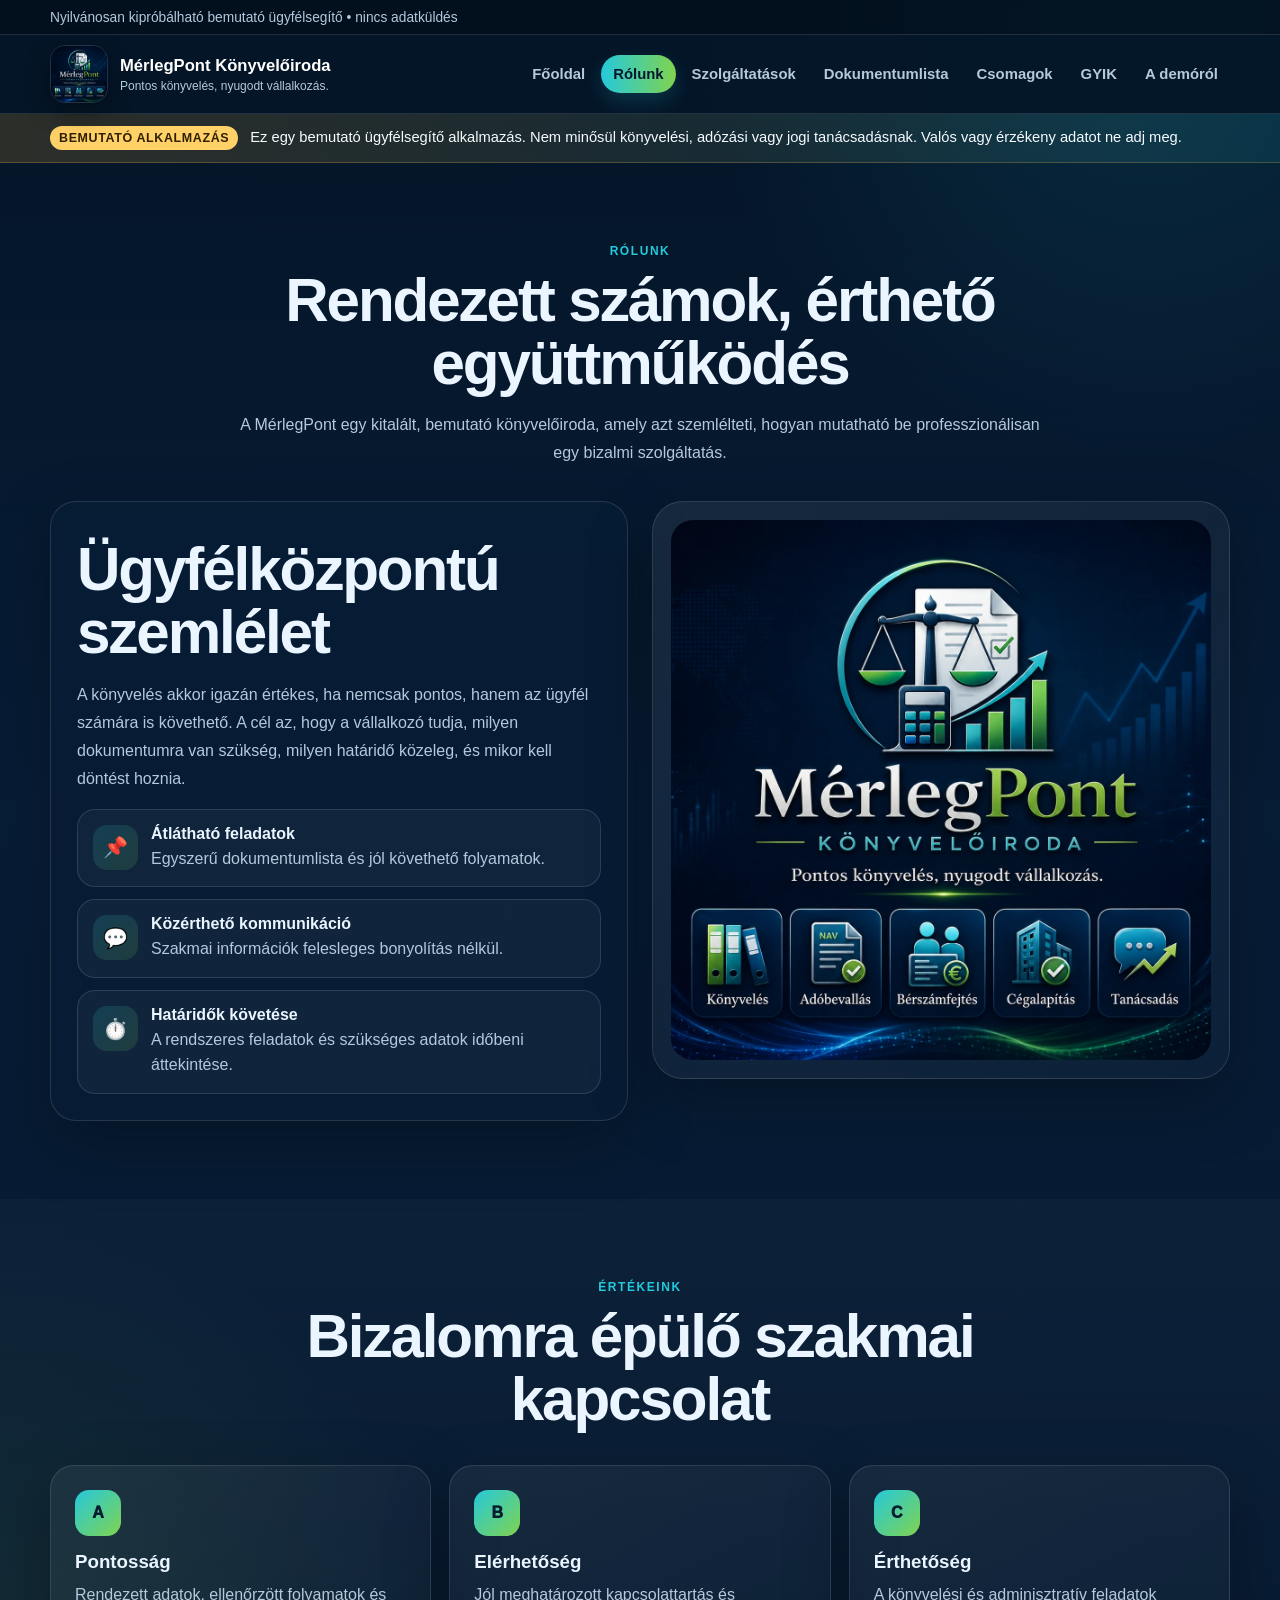
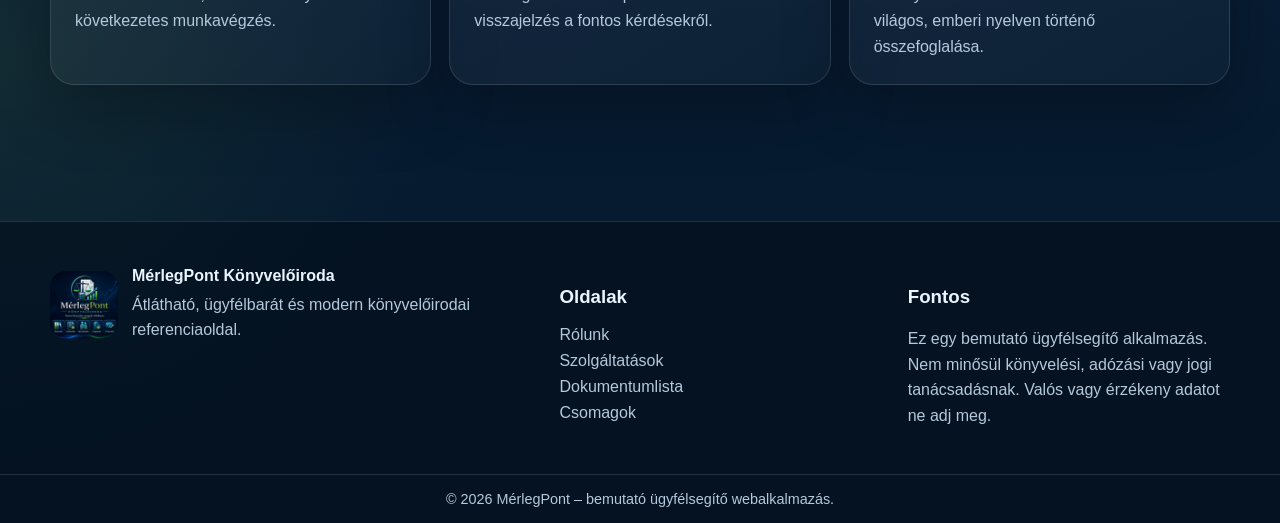
<file: rolunk.html>
<!doctype html><html lang="hu"><head><meta charset="utf-8"><meta name="viewport" content="width=device-width,initial-scale=1"><title>Rólunk | MérlegPont Könyvelőiroda</title><meta name="description" content="A MérlegPont Könyvelőiroda szemlélete és szakmai értékei."><meta name="theme-color" content="#0c2f5c"><link rel="icon" href="assets/icons/favicon.ico" sizes="any"><link rel="icon" type="image/png" sizes="32x32" href="assets/icons/favicon-32x32.png"><link rel="apple-touch-icon" href="assets/icons/apple-touch-icon.png"><link rel="manifest" href="site.webmanifest"><link rel="stylesheet" href="css/style.css"><script src="js/script.js" defer></script></head><body data-page="about"><a class="skip-link" href="#main">Ugrás a tartalomhoz</a>
<div class="utility"><div class="container utility-inner"><span>Bemutató könyvelőirodai referenciaoldal</span><div class="utility-links"><a href="tel:+36301234567">+36 30 123 4567</a><a href="mailto:info@merlegpont.hu">info@merlegpont.hu</a><span>H–P: 8:00–16:00</span></div></div></div>
<header class="site-header"><div class="container header-inner"><a class="brand" href="index.html"><img src="assets/images/merlegpont-logo.webp" alt="MérlegPont Könyvelőiroda logó"><div><strong>MérlegPont Könyvelőiroda</strong><small>Pontos könyvelés, nyugodt vállalkozás.</small></div></a><button class="menu-btn" type="button" aria-label="Menü megnyitása" aria-expanded="false">☰</button><nav class="nav" aria-label="Fő navigáció"><ul><li><a href="index.html" data-nav="home">Főoldal</a></li><li><a href="rolunk.html" data-nav="about">Rólunk</a></li><li><a href="szolgaltatasok.html" data-nav="services">Szolgáltatások</a></li><li><a href="dokumentumlista.html" data-nav="docs">Dokumentumlista</a></li><li><a href="csomagok.html" data-nav="packages">Csomagok</a></li><li><a href="faq.html" data-nav="faq">GYIK</a></li><li><a href="kapcsolat.html" data-nav="contact">Kapcsolat</a></li></ul></nav></div></header><main id="main"><section class="section"><div class="container"><div class="section-head"><span class="kicker">Rólunk</span><h2>Rendezett számok, érthető együttműködés</h2><p>A MérlegPont egy kitalált, bemutató könyvelőiroda, amely azt szemlélteti, hogyan mutatható be professzionálisan egy bizalmi szolgáltatás.</p></div><div class="grid-2"><div class="panel"><h2>Ügyfélközpontú szemlélet</h2><p class="lead">A könyvelés akkor igazán értékes, ha nemcsak pontos, hanem az ügyfél számára is követhető. A cél az, hogy a vállalkozó tudja, milyen dokumentumra van szükség, milyen határidő közeleg, és mikor kell döntést hoznia.</p><div class="info-list"><div class="info-item"><div class="info-icon">📌</div><div><strong>Átlátható feladatok</strong><p>Egyszerű dokumentumlista és jól követhető folyamatok.</p></div></div><div class="info-item"><div class="info-icon">💬</div><div><strong>Közérthető kommunikáció</strong><p>Szakmai információk felesleges bonyolítás nélkül.</p></div></div><div class="info-item"><div class="info-icon">⏱️</div><div><strong>Határidők követése</strong><p>A rendszeres feladatok és szükséges adatok időbeni áttekintése.</p></div></div></div></div><div class="hero-visual"><img src="assets/images/merlegpont-logo.webp" alt="MérlegPont Könyvelőiroda arculat"></div></div></div></section><section class="section alt"><div class="container"><div class="section-head"><span class="kicker">Értékeink</span><h2>Bizalomra épülő szakmai kapcsolat</h2></div><div class="grid-3"><article class="audience-card"><div class="number">A</div><h3>Pontosság</h3><p>Rendezett adatok, ellenőrzött folyamatok és következetes munkavégzés.</p></article><article class="audience-card"><div class="number">B</div><h3>Elérhetőség</h3><p>Jól meghatározott kapcsolattartás és visszajelzés a fontos kérdésekről.</p></article><article class="audience-card"><div class="number">C</div><h3>Érthetőség</h3><p>A könyvelési és adminisztratív feladatok világos, emberi nyelven történő összefoglalása.</p></article></div></div></section></main><footer class="site-footer"><div class="container footer-grid"><div><div class="footer-brand"><img src="assets/images/merlegpont-logo.webp" alt=""><div><strong>MérlegPont Könyvelőiroda</strong><p style="margin:7px 0 0;color:var(--muted);line-height:1.6">Átlátható, ügyfélbarát és modern könyvelőirodai referenciaoldal.</p></div></div></div><div><h3>Oldalak</h3><div class="footer-links"><a href="rolunk.html">Rólunk</a><a href="szolgaltatasok.html">Szolgáltatások</a><a href="dokumentumlista.html">Dokumentumlista</a><a href="csomagok.html">Csomagok</a></div></div><div><h3>Elérhetőség</h3><div class="footer-links"><a href="tel:+36301234567">+36 30 123 4567</a><a href="mailto:info@merlegpont.hu">info@merlegpont.hu</a><a href="kapcsolat.html">4024 Debrecen, Példa utca 12.</a></div></div></div><div class="copyright">© 2026 MérlegPont Könyvelőiroda – bemutató referenciaoldal.</div></footer></body></html>
</file>
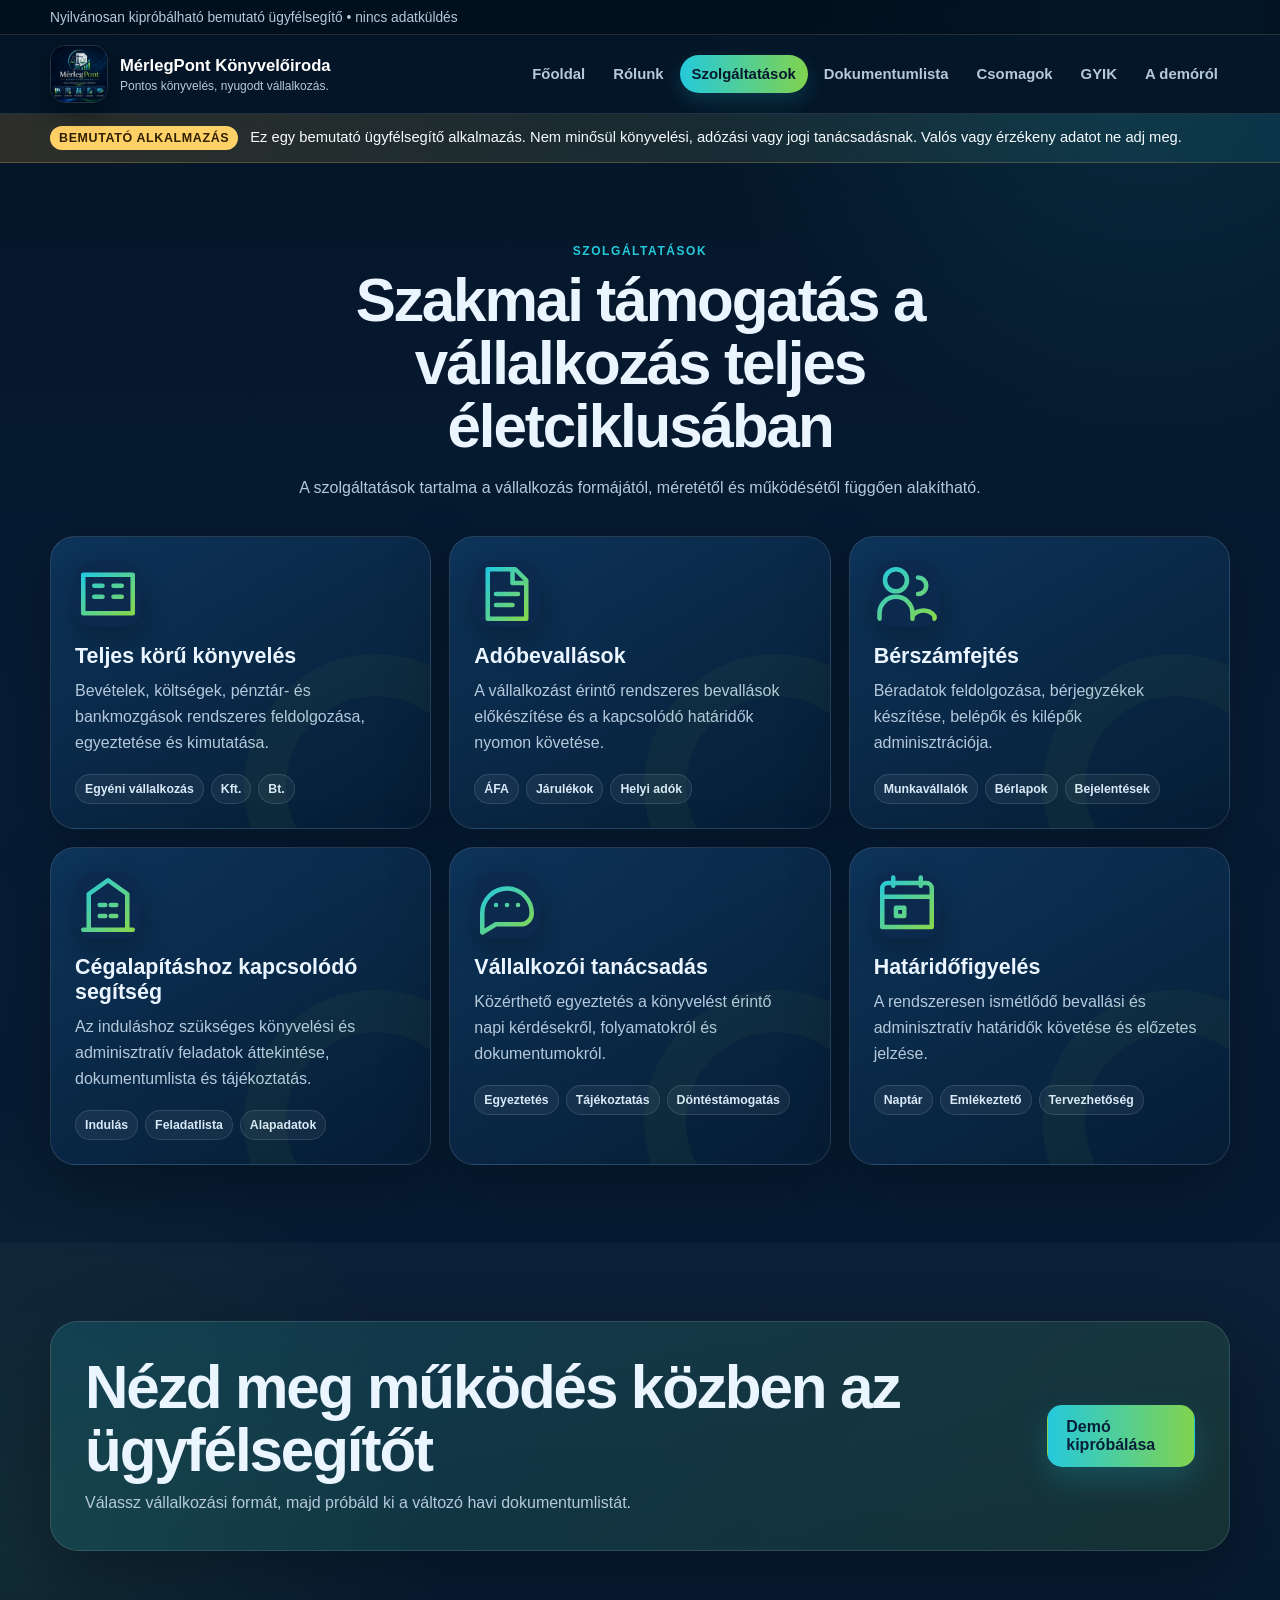
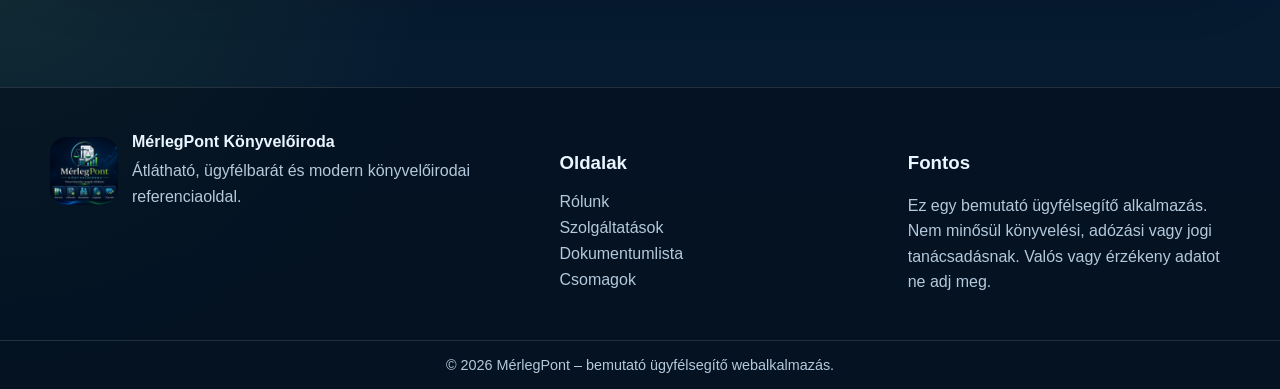
<file: szolgaltatasok.html>
<!doctype html><html lang="hu"><head><meta charset="utf-8"><meta name="viewport" content="width=device-width,initial-scale=1"><title>Szolgáltatások | MérlegPont Könyvelőiroda</title><meta name="description" content="Könyvelés, adóbevallás, bérszámfejtés és vállalkozói tanácsadás."><meta name="theme-color" content="#0c2f5c"><link rel="icon" href="assets/icons/favicon.ico" sizes="any"><link rel="icon" type="image/png" sizes="32x32" href="assets/icons/favicon-32x32.png"><link rel="apple-touch-icon" href="assets/icons/apple-touch-icon.png"><link rel="manifest" href="site.webmanifest"><link rel="stylesheet" href="css/style.css"><script src="js/script.js" defer></script></head><body data-page="services"><a class="skip-link" href="#main">Ugrás a tartalomhoz</a>
<div class="utility"><div class="container utility-inner"><span>Bemutató könyvelőirodai referenciaoldal</span><div class="utility-links"><a href="tel:+36301234567">+36 30 123 4567</a><a href="mailto:info@merlegpont.hu">info@merlegpont.hu</a><span>H–P: 8:00–16:00</span></div></div></div>
<header class="site-header"><div class="container header-inner"><a class="brand" href="index.html"><img src="assets/images/merlegpont-logo.webp" alt="MérlegPont Könyvelőiroda logó"><div><strong>MérlegPont Könyvelőiroda</strong><small>Pontos könyvelés, nyugodt vállalkozás.</small></div></a><button class="menu-btn" type="button" aria-label="Menü megnyitása" aria-expanded="false">☰</button><nav class="nav" aria-label="Fő navigáció"><ul><li><a href="index.html" data-nav="home">Főoldal</a></li><li><a href="rolunk.html" data-nav="about">Rólunk</a></li><li><a href="szolgaltatasok.html" data-nav="services">Szolgáltatások</a></li><li><a href="dokumentumlista.html" data-nav="docs">Dokumentumlista</a></li><li><a href="csomagok.html" data-nav="packages">Csomagok</a></li><li><a href="faq.html" data-nav="faq">GYIK</a></li><li><a href="kapcsolat.html" data-nav="contact">Kapcsolat</a></li></ul></nav></div></header><main id="main"><section class="section"><div class="container"><div class="section-head"><span class="kicker">Szolgáltatások</span><h2>Szakmai támogatás a vállalkozás teljes életciklusában</h2><p>A szolgáltatások tartalma a vállalkozás formájától, méretétől és működésétől függően alakítható.</p></div><div class="grid-3"><article class="service-card"><img class="service-icon" src="assets/service-icons/bookkeeping.svg" alt=""><h3>Teljes körű könyvelés</h3><p>Bevételek, költségek, pénztár- és bankmozgások rendszeres feldolgozása, egyeztetése és kimutatása.</p><div class="service-meta"><span>Egyéni vállalkozás</span><span>Kft.</span><span>Bt.</span></div></article><article class="service-card"><img class="service-icon" src="assets/service-icons/tax.svg" alt=""><h3>Adóbevallások</h3><p>A vállalkozást érintő rendszeres bevallások előkészítése és a kapcsolódó határidők nyomon követése.</p><div class="service-meta"><span>ÁFA</span><span>Járulékok</span><span>Helyi adók</span></div></article><article class="service-card"><img class="service-icon" src="assets/service-icons/payroll.svg" alt=""><h3>Bérszámfejtés</h3><p>Béradatok feldolgozása, bérjegyzékek készítése, belépők és kilépők adminisztrációja.</p><div class="service-meta"><span>Munkavállalók</span><span>Bérlapok</span><span>Bejelentések</span></div></article><article class="service-card"><img class="service-icon" src="assets/service-icons/company.svg" alt=""><h3>Cégalapításhoz kapcsolódó segítség</h3><p>Az induláshoz szükséges könyvelési és adminisztratív feladatok áttekintése, dokumentumlista és tájékoztatás.</p><div class="service-meta"><span>Indulás</span><span>Feladatlista</span><span>Alapadatok</span></div></article><article class="service-card"><img class="service-icon" src="assets/service-icons/advice.svg" alt=""><h3>Vállalkozói tanácsadás</h3><p>Közérthető egyeztetés a könyvelést érintő napi kérdésekről, folyamatokról és dokumentumokról.</p><div class="service-meta"><span>Egyeztetés</span><span>Tájékoztatás</span><span>Döntéstámogatás</span></div></article><article class="service-card"><img class="service-icon" src="assets/service-icons/deadline.svg" alt=""><h3>Határidőfigyelés</h3><p>A rendszeresen ismétlődő bevallási és adminisztratív határidők követése és előzetes jelzése.</p><div class="service-meta"><span>Naptár</span><span>Emlékeztető</span><span>Tervezhetőség</span></div></article></div></div></section><section class="section alt"><div class="container cta"><div><h2>Nem tudod, melyik szolgáltatásra van szükséged?</h2><p>Az első egyeztetés során áttekinthető a vállalkozás működése és a szükséges feladatok köre.</p></div><a class="btn primary" href="kapcsolat.html">Visszahívást kérek</a></div></section></main><footer class="site-footer"><div class="container footer-grid"><div><div class="footer-brand"><img src="assets/images/merlegpont-logo.webp" alt=""><div><strong>MérlegPont Könyvelőiroda</strong><p style="margin:7px 0 0;color:var(--muted);line-height:1.6">Átlátható, ügyfélbarát és modern könyvelőirodai referenciaoldal.</p></div></div></div><div><h3>Oldalak</h3><div class="footer-links"><a href="rolunk.html">Rólunk</a><a href="szolgaltatasok.html">Szolgáltatások</a><a href="dokumentumlista.html">Dokumentumlista</a><a href="csomagok.html">Csomagok</a></div></div><div><h3>Elérhetőség</h3><div class="footer-links"><a href="tel:+36301234567">+36 30 123 4567</a><a href="mailto:info@merlegpont.hu">info@merlegpont.hu</a><a href="kapcsolat.html">4024 Debrecen, Példa utca 12.</a></div></div></div><div class="copyright">© 2026 MérlegPont Könyvelőiroda – bemutató referenciaoldal.</div></footer></body></html>
</file>
<file: css/style.css>
:root{
 --navy-950:#041426;--navy-900:#071d36;--navy-850:#092642;--navy-800:#0c3159;--navy-700:#124a7d;
 --cyan:#25c9dc;--cyan-soft:#9feef4;--green:#80d34e;--green-soft:#c7f0a7;--white:#fff;--ink:#eaf5ff;
 --muted:#b5c9dc;--line:rgba(255,255,255,.12);--panel:rgba(8,29,53,.84);--panel-2:rgba(13,45,79,.72);
 --shadow:0 22px 65px rgba(0,0,0,.28);--radius:26px;--container:min(1180px,calc(100% - 30px));
}
*{box-sizing:border-box}html{scroll-behavior:smooth}body{margin:0;min-height:100vh;color:var(--ink);font-family:Inter,Arial,Helvetica,sans-serif;background:radial-gradient(circle at 90% 0,rgba(37,201,220,.13),transparent 29rem),radial-gradient(circle at 0 78%,rgba(128,211,78,.09),transparent 28rem),linear-gradient(180deg,var(--navy-950),var(--navy-900) 38%,#06192e)}
body.menu-open{overflow:hidden}a{color:inherit}img{max-width:100%;display:block}button,input,textarea,select{font:inherit}.container{width:var(--container);margin-inline:auto}.skip-link{position:absolute;left:-9999px;top:0;padding:10px;background:#fff;color:#111;z-index:999}.skip-link:focus{left:10px;top:10px}
.utility{border-bottom:1px solid var(--line);background:rgba(2,13,26,.72);font-size:.86rem;color:var(--muted)}.utility-inner{min-height:34px;display:flex;justify-content:space-between;align-items:center;gap:18px}.utility-links{display:flex;gap:18px;flex-wrap:wrap}.utility a{text-decoration:none}.utility a:hover{color:#fff}
.site-header{position:sticky;top:0;z-index:50;background:rgba(5,22,40,.91);border-bottom:1px solid var(--line);backdrop-filter:blur(15px)}.header-inner{min-height:78px;display:flex;align-items:center;justify-content:space-between;gap:18px}.brand{display:flex;align-items:center;gap:12px;text-decoration:none;min-width:0}.brand img{width:58px;height:58px;border-radius:15px;object-fit:cover;border:1px solid rgba(255,255,255,.13);box-shadow:0 10px 24px rgba(0,0,0,.35)}.brand strong{display:block;color:#fff;font-size:1.04rem}.brand small{display:block;color:var(--muted);font-size:.75rem;margin-top:3px}.nav ul{display:flex;align-items:center;gap:4px;list-style:none;margin:0;padding:0}.nav a{display:block;text-decoration:none;color:var(--muted);padding:11px 12px;border-radius:999px;font-weight:750;font-size:.93rem;transition:.2s}.nav a:hover,.nav a:focus-visible{color:#fff;background:rgba(255,255,255,.07)}.nav a.active{color:#06182d;background:linear-gradient(90deg,var(--cyan),var(--green));box-shadow:0 8px 20px rgba(37,201,220,.18)}.menu-btn{display:none;width:46px;height:46px;border-radius:14px;border:1px solid var(--line);background:rgba(255,255,255,.06);color:#fff;font-size:1.35rem;cursor:pointer}
.hero{position:relative;overflow:hidden;padding:62px 0 58px}.hero:before{content:"";position:absolute;width:620px;height:620px;border:100px solid rgba(37,201,220,.045);border-radius:50%;right:-260px;top:-260px}.hero-grid{display:grid;grid-template-columns:1.08fr .92fr;gap:36px;align-items:center;position:relative;z-index:2}.hero-copy{padding:18px 0}.eyebrow{display:inline-flex;align-items:center;gap:9px;padding:9px 13px;border:1px solid var(--line);border-radius:999px;background:rgba(255,255,255,.05);color:#def8fa;font-weight:800}.hero h1{margin:18px 0 15px;font-size:clamp(3rem,7vw,6.2rem);line-height:.93;letter-spacing:-.055em}.hero h1 span{display:block;color:var(--green)}.hero p{max-width:680px;margin:0;color:var(--muted);font-size:1.1rem;line-height:1.75}.actions{display:flex;flex-wrap:wrap;gap:12px;margin-top:26px}.btn{display:inline-flex;align-items:center;justify-content:center;gap:9px;min-height:49px;padding:12px 18px;border-radius:15px;text-decoration:none;font-weight:850;border:1px solid transparent;transition:.2s;cursor:pointer}.btn:hover{transform:translateY(-2px)}.btn.primary{color:#062039;background:linear-gradient(90deg,var(--cyan),var(--green));box-shadow:0 13px 30px rgba(37,201,220,.2)}.btn.secondary{color:#fff;background:rgba(255,255,255,.07);border-color:var(--line)}.btn.danger{color:#ffd9d2;background:rgba(186,61,45,.15);border-color:rgba(255,120,103,.22)}
.hero-visual{position:relative;padding:18px;border:1px solid var(--line);border-radius:31px;background:linear-gradient(145deg,rgba(255,255,255,.065),rgba(255,255,255,.025));box-shadow:var(--shadow)}.hero-visual:before{content:"MérlegPont";position:absolute;right:20px;top:16px;font-weight:900;color:rgba(255,255,255,.09);font-size:clamp(2rem,5vw,4.3rem);letter-spacing:-.04em}.hero-visual img{width:100%;height:auto;object-fit:contain;border-radius:22px;position:relative;z-index:2}.trust-strip{display:grid;grid-template-columns:repeat(3,1fr);gap:12px;margin-top:28px}.trust-item{padding:15px 16px;border:1px solid var(--line);border-radius:18px;background:rgba(255,255,255,.045)}.trust-item strong{display:block;color:#fff}.trust-item span{display:block;color:var(--muted);font-size:.9rem;margin-top:5px;line-height:1.4}
.section{padding:78px 0}.section.alt{background:linear-gradient(180deg,rgba(255,255,255,.025),transparent)}.section-head{max-width:800px;margin:0 auto 34px;text-align:center}.section-head.left{text-align:left;margin-inline:0}.kicker{display:inline-block;color:var(--cyan);font-weight:900;text-transform:uppercase;letter-spacing:.13em;font-size:.75rem}.section h2{margin:10px 0 12px;font-size:clamp(2rem,4.7vw,3.8rem);line-height:1.05;letter-spacing:-.035em}.section-head p,.lead{color:var(--muted);line-height:1.75}.grid-2{display:grid;grid-template-columns:1fr 1fr;gap:24px;align-items:start}.grid-3{display:grid;grid-template-columns:repeat(3,1fr);gap:18px}.grid-4{display:grid;grid-template-columns:repeat(4,1fr);gap:18px}
.service-card{position:relative;overflow:hidden;min-height:285px;padding:24px;border:1px solid var(--line);border-radius:25px;background:linear-gradient(150deg,rgba(15,55,95,.88),rgba(6,29,52,.9));box-shadow:var(--shadow);transition:.22s}.service-card:hover{transform:translateY(-5px);border-color:rgba(37,201,220,.32)}.service-card:after{content:"";position:absolute;width:180px;height:180px;border:42px solid rgba(128,211,78,.045);border-radius:50%;right:-78px;bottom:-90px}.service-icon{width:66px;height:66px;border-radius:18px;margin-bottom:17px;box-shadow:0 12px 28px rgba(0,0,0,.25)}.service-card h3{margin:0 0 9px;font-size:1.34rem}.service-card p{margin:0;color:var(--muted);line-height:1.62}.service-meta{display:flex;flex-wrap:wrap;gap:7px;margin-top:18px}.service-meta span{padding:7px 9px;border-radius:999px;background:rgba(255,255,255,.055);border:1px solid var(--line);font-size:.77rem;color:#d9e9f8;font-weight:700}
.panel{background:var(--panel);border:1px solid var(--line);border-radius:var(--radius);box-shadow:var(--shadow);padding:26px}.info-list{display:grid;gap:12px}.info-item{display:grid;grid-template-columns:45px 1fr;gap:13px;align-items:start;padding:15px;border:1px solid var(--line);border-radius:18px;background:rgba(255,255,255,.04)}.info-icon{width:45px;height:45px;border-radius:14px;display:grid;place-items:center;background:linear-gradient(135deg,rgba(37,201,220,.16),rgba(128,211,78,.14));font-size:1.25rem}.info-item strong{display:block;margin-bottom:4px}.info-item p{margin:0;color:var(--muted);line-height:1.55}.value-grid{display:grid;grid-template-columns:repeat(5,1fr);gap:10px}.value{padding:16px 10px;border:1px solid var(--line);border-radius:18px;text-align:center;background:rgba(255,255,255,.04)}.value span{display:block;font-size:1.55rem;margin-bottom:8px}.value small{color:var(--muted);font-weight:750}
.audience-card{padding:24px;border:1px solid var(--line);border-radius:24px;background:linear-gradient(145deg,rgba(255,255,255,.055),rgba(255,255,255,.025));box-shadow:var(--shadow)}.audience-card .number{width:46px;height:46px;border-radius:14px;display:grid;place-items:center;color:#061c33;background:linear-gradient(135deg,var(--cyan),var(--green));font-weight:950;margin-bottom:15px}.audience-card h3{margin:0 0 9px}.audience-card p{margin:0;color:var(--muted);line-height:1.62}
.process{display:grid;grid-template-columns:repeat(4,1fr);gap:14px;counter-reset:step}.process-step{position:relative;padding:23px;border-radius:23px;border:1px solid var(--line);background:rgba(255,255,255,.045)}.process-step:before{counter-increment:step;content:counter(step);position:absolute;right:16px;top:14px;font-size:3rem;font-weight:950;color:rgba(255,255,255,.07)}.process-step strong{display:block;margin-bottom:8px;color:#fff}.process-step p{margin:0;color:var(--muted);line-height:1.55}
.checklist{display:grid;gap:12px}.check-item{display:flex;gap:12px;align-items:flex-start;padding:15px;border:1px solid var(--line);border-radius:17px;background:rgba(255,255,255,.04)}.check-item input{margin-top:4px;transform:scale(1.2);accent-color:var(--green)}.progress{height:14px;border-radius:999px;background:rgba(255,255,255,.08);border:1px solid var(--line);overflow:hidden;margin-bottom:8px}.progress span{display:block;height:100%;width:0;background:linear-gradient(90deg,var(--cyan),var(--green))}.progress-label{color:var(--muted);font-weight:750;margin-bottom:18px}.check-actions{display:flex;gap:10px;flex-wrap:wrap;margin-top:18px}
.packages{display:grid;grid-template-columns:repeat(3,1fr);gap:18px}.package{position:relative;padding:25px;border:1px solid var(--line);border-radius:25px;background:var(--panel);box-shadow:var(--shadow)}.package.featured{outline:2px solid rgba(128,211,78,.42);transform:translateY(-4px)}.package .tag{position:absolute;right:16px;top:16px;padding:7px 10px;border-radius:999px;color:#05213a;background:linear-gradient(90deg,var(--cyan),var(--green));font-weight:900;font-size:.76rem}.package h3{margin:0}.package .price{font-size:2rem;font-weight:950;margin:12px 0;color:#fff}.package ul{padding-left:18px;color:var(--muted);line-height:1.75}.disclaimer{margin-top:18px;padding:14px 16px;border-left:4px solid var(--cyan);border-radius:12px;background:rgba(37,201,220,.08);color:var(--muted);line-height:1.55}
.faq-list{display:grid;gap:12px}.faq{border:1px solid var(--line);border-radius:18px;overflow:hidden;background:rgba(255,255,255,.04)}.faq button{width:100%;display:flex;justify-content:space-between;gap:15px;padding:17px 18px;border:0;background:transparent;color:#fff;text-align:left;font-weight:850;cursor:pointer}.faq .content{display:none;padding:0 18px 18px;color:var(--muted);line-height:1.72}.faq.open .content{display:block}
.form-grid{display:grid;grid-template-columns:1fr 1fr;gap:14px}.field{display:grid;gap:7px}.field.full{grid-column:1/-1}label{font-weight:750}input,textarea,select{width:100%;padding:13px 14px;border-radius:14px;border:1px solid var(--line);background:rgba(255,255,255,.055);color:#fff;outline:none}input:focus,textarea:focus,select:focus{border-color:var(--cyan);box-shadow:0 0 0 4px rgba(37,201,220,.11)}textarea{min-height:135px;resize:vertical}input::placeholder,textarea::placeholder{color:#91a8bd}.status{display:none;margin-top:14px;padding:14px;border-radius:14px;border:1px solid rgba(128,211,78,.2);background:rgba(128,211,78,.1);color:#e8ffd8}.status.show{display:block}
.cta{display:flex;align-items:center;justify-content:space-between;gap:26px;padding:34px;border:1px solid var(--line);border-radius:28px;background:linear-gradient(135deg,rgba(37,201,220,.16),rgba(128,211,78,.12));box-shadow:var(--shadow)}.cta h2{margin:0 0 8px}.cta p{margin:0;color:var(--muted);line-height:1.62}
.site-footer{margin-top:58px;border-top:1px solid var(--line);background:rgba(2,13,25,.57)}.footer-grid{display:grid;grid-template-columns:1.2fr .8fr .8fr;gap:26px;padding:45px 0}.footer-brand{display:flex;gap:14px;align-items:center}.footer-brand img{width:68px;height:68px;border-radius:16px;object-fit:cover}.footer-links{display:grid;gap:8px}.footer-links a{color:var(--muted);text-decoration:none}.footer-links a:hover{color:#fff}.copyright{border-top:1px solid var(--line);padding:16px 0;text-align:center;color:var(--muted);font-size:.9rem}
.demo-safety{border-bottom:1px solid rgba(255,197,82,.24);background:linear-gradient(90deg,rgba(255,175,44,.16),rgba(37,201,220,.1));color:#fff}.demo-safety .container{display:flex;align-items:center;gap:12px;padding-block:12px}.demo-safety strong{flex:0 0 auto;padding:5px 9px;border-radius:999px;background:#ffd166;color:#302000;font-size:.78rem;text-transform:uppercase;letter-spacing:.05em}.demo-safety span{color:#f6fbff;line-height:1.45;font-size:.92rem}.footer-note{margin:0;color:var(--muted);line-height:1.6}.docs-hero h1,.section-head h1{margin:10px 0 12px;font-size:clamp(2.2rem,5vw,4.2rem);line-height:1.03;letter-spacing:-.04em}.docs-layout{display:grid;grid-template-columns:minmax(250px,.42fr) minmax(0,1fr);gap:22px;align-items:start}.selector-card{position:sticky;top:150px;display:grid;gap:14px;padding:24px;border:1px solid var(--line);border-radius:25px;background:linear-gradient(150deg,rgba(15,55,95,.92),rgba(6,29,52,.94));box-shadow:var(--shadow)}.selector-card label{display:block;font-size:1.2rem;color:#fff}.selector-card p,.selector-card small{margin:6px 0 0;color:var(--muted);line-height:1.55}.selector-card select{color:#fff;background:var(--navy-800)}.selector-card option{color:#06182d;background:#fff}.step-number{width:42px;height:42px;display:grid;place-items:center;border-radius:13px;color:#05213a;background:linear-gradient(135deg,var(--cyan),var(--green));font-weight:950}.checklist-panel{min-width:0}.checklist-heading{display:flex;justify-content:space-between;align-items:center;gap:18px;margin-bottom:14px}.checklist-heading>div:first-child{display:flex;align-items:center;gap:13px}.checklist-heading h2{margin:4px 0 0;font-size:clamp(1.45rem,3vw,2.25rem)}.checklist-heading .progress-label{margin:0;white-space:nowrap}.check-item{cursor:pointer;transition:.18s}.check-item:hover{border-color:rgba(37,201,220,.3);background:rgba(37,201,220,.06)}.check-item span{display:block}.check-item small{display:block;margin-top:5px;color:var(--muted);font-weight:400;line-height:1.5}.disclaimer.prominent{border-left-color:#ffd166;background:rgba(255,193,65,.09);color:#edf5fc}.demo-feature-grid h2{font-size:1.35rem;letter-spacing:0}.demo-callout{display:flex;align-items:center;justify-content:space-between;gap:24px;margin-top:24px}.demo-callout h2{margin:8px 0}.demo-callout p{margin:0;color:var(--muted);line-height:1.65}
@media(max-width:1020px){.utility{display:none}.hero-grid,.grid-2,.packages,.footer-grid{grid-template-columns:1fr}.grid-3{grid-template-columns:1fr 1fr}.grid-4,.process{grid-template-columns:1fr 1fr}.value-grid{grid-template-columns:repeat(3,1fr)}.nav{position:fixed;left:0;right:0;top:78px;padding:14px;background:rgba(5,22,40,.985);border-bottom:1px solid var(--line);transform:translateY(-130%);opacity:0;pointer-events:none;transition:.25s}.nav ul{display:grid;width:var(--container);margin:auto}.menu-btn{display:block}.menu-open .nav{transform:none;opacity:1;pointer-events:auto}}
@media(max-width:1020px){.docs-layout{grid-template-columns:1fr}.selector-card{position:static}.demo-callout{display:grid}}
@media(max-width:650px){:root{--container:min(100% - 20px,1180px)}.header-inner{min-height:70px}.nav{top:70px}.brand img{width:50px;height:50px}.brand small{display:none}.hero{padding-top:38px}.hero h1{font-size:3.45rem}.actions{display:grid}.btn{width:100%}.trust-strip,.grid-3,.grid-4,.process,.value-grid,.form-grid{grid-template-columns:1fr}.field.full{grid-column:auto}.section{padding:58px 0}.panel,.service-card,.audience-card,.package{padding:20px}.cta{display:grid;padding:27px}.demo-safety .container{display:grid;gap:7px}.checklist-heading{display:grid}.checklist-heading .progress-label{white-space:normal}.selector-card{padding:20px}.demo-feature-grid{grid-template-columns:1fr}}
</file>
